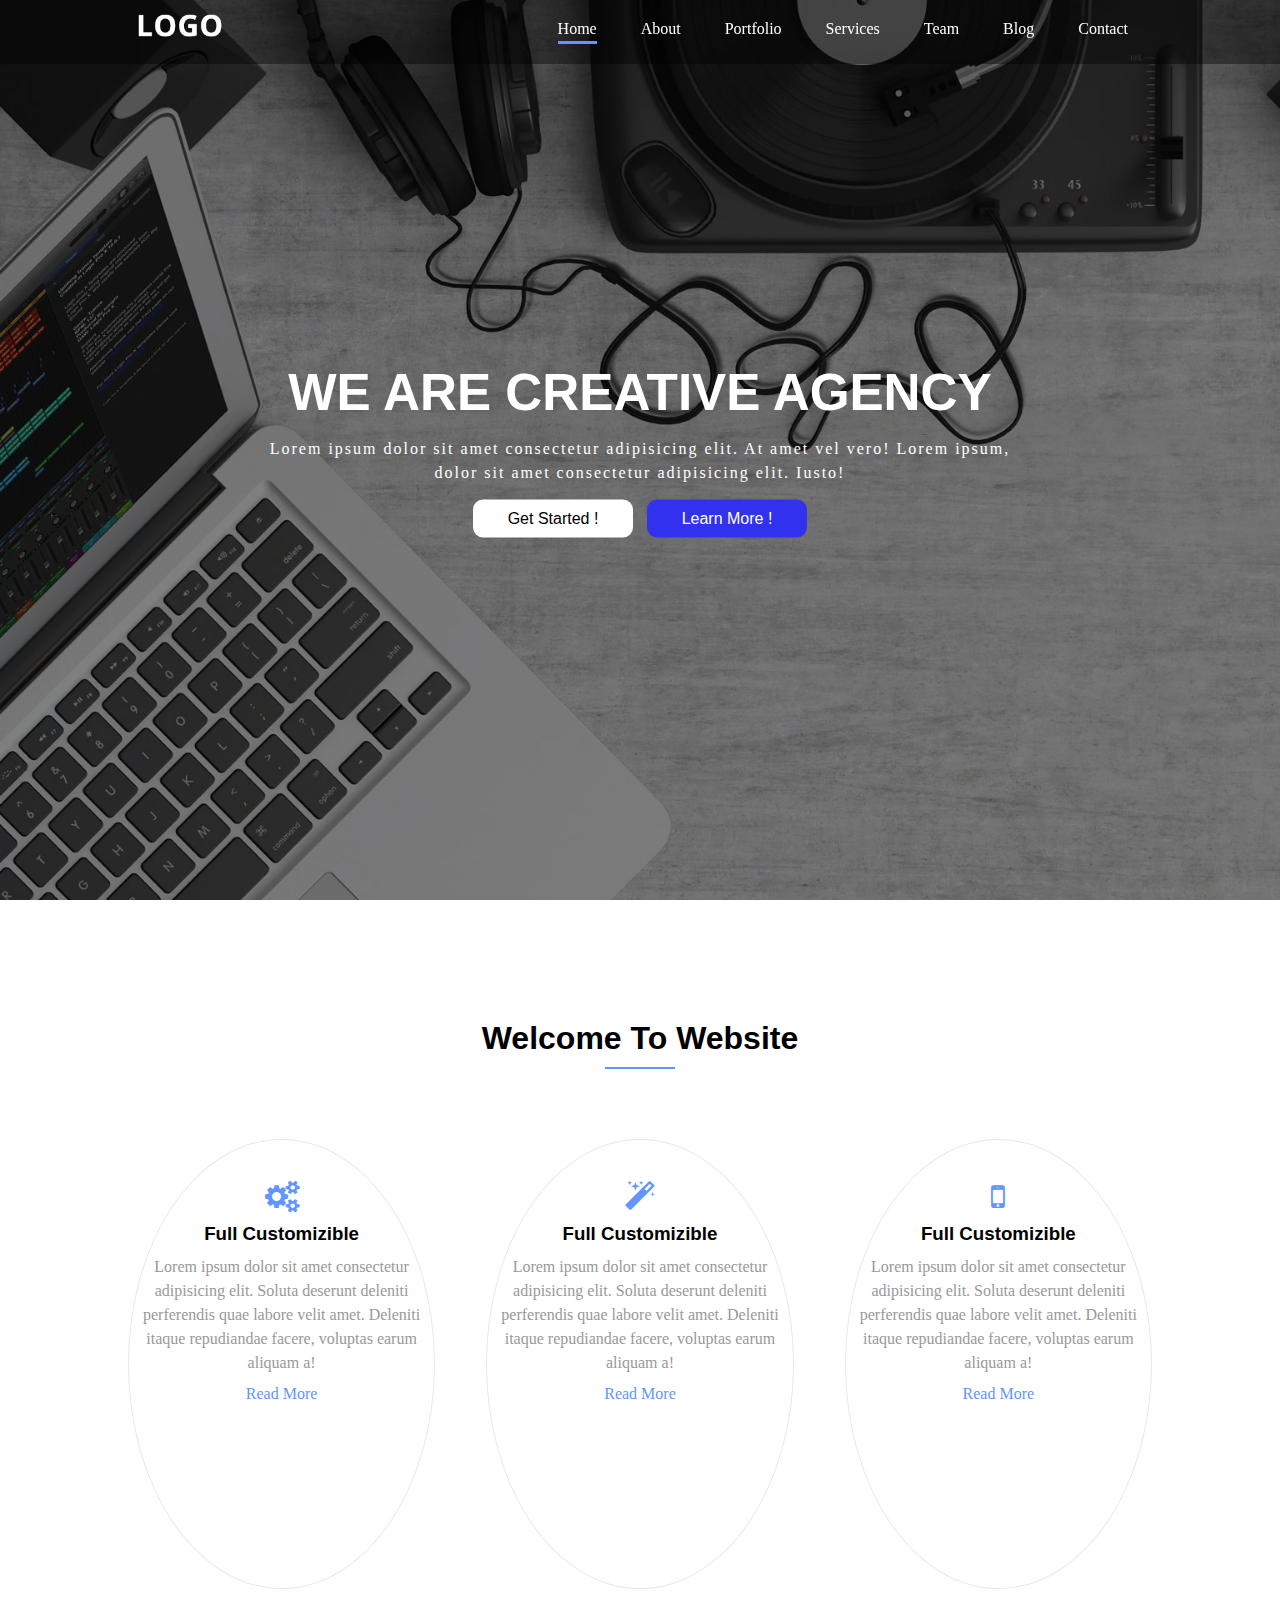
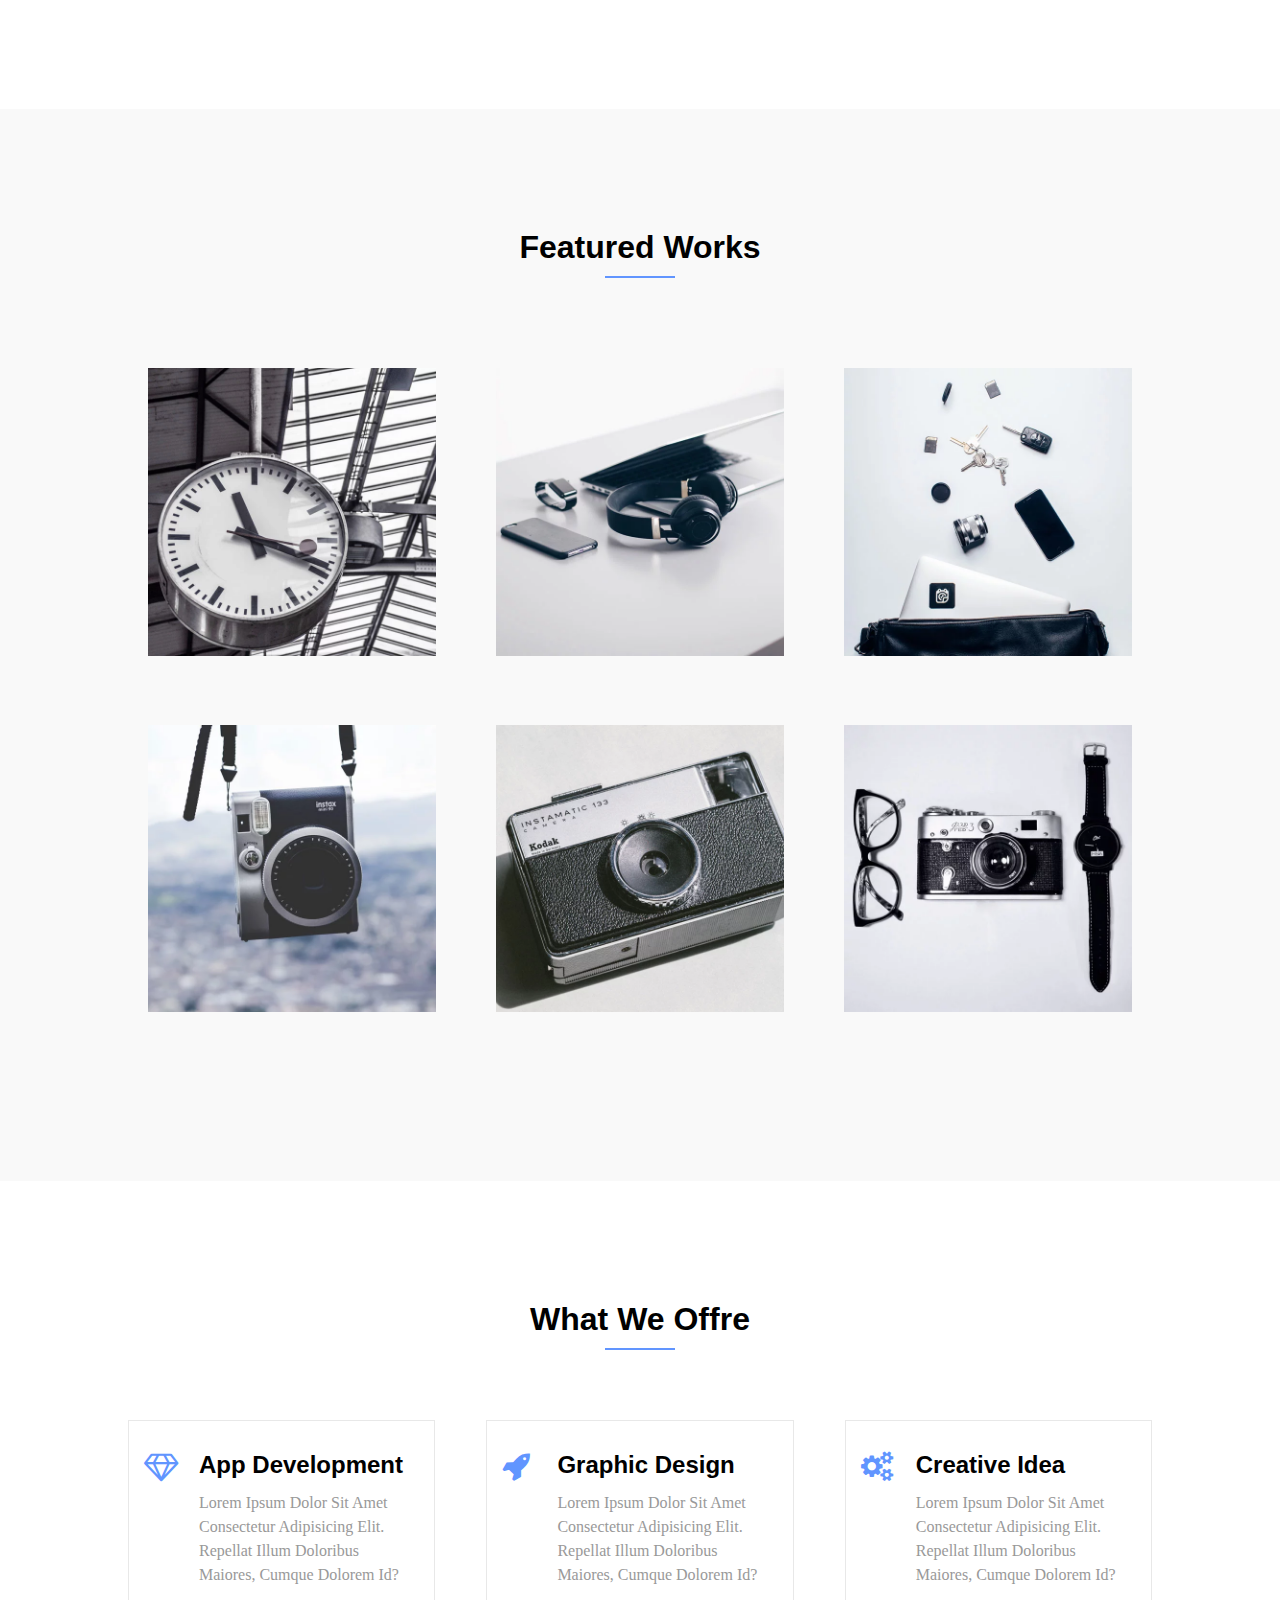
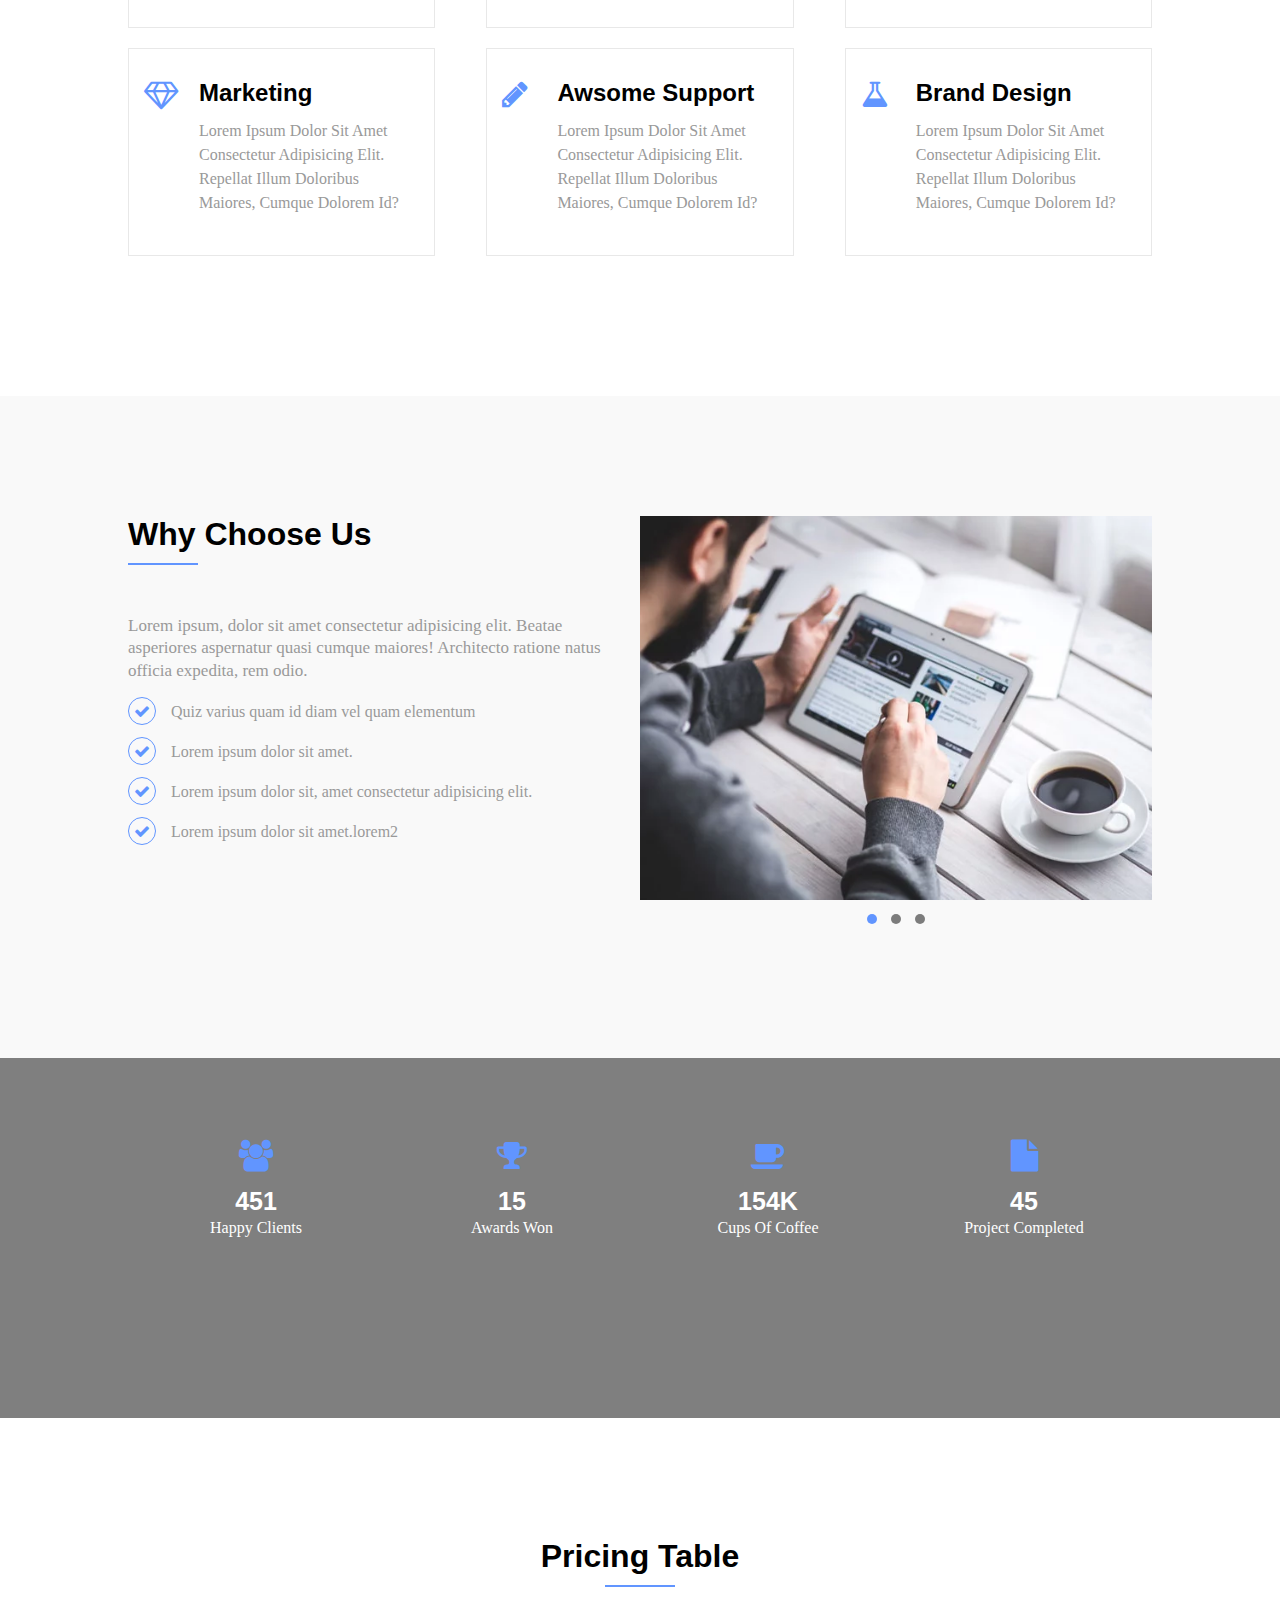
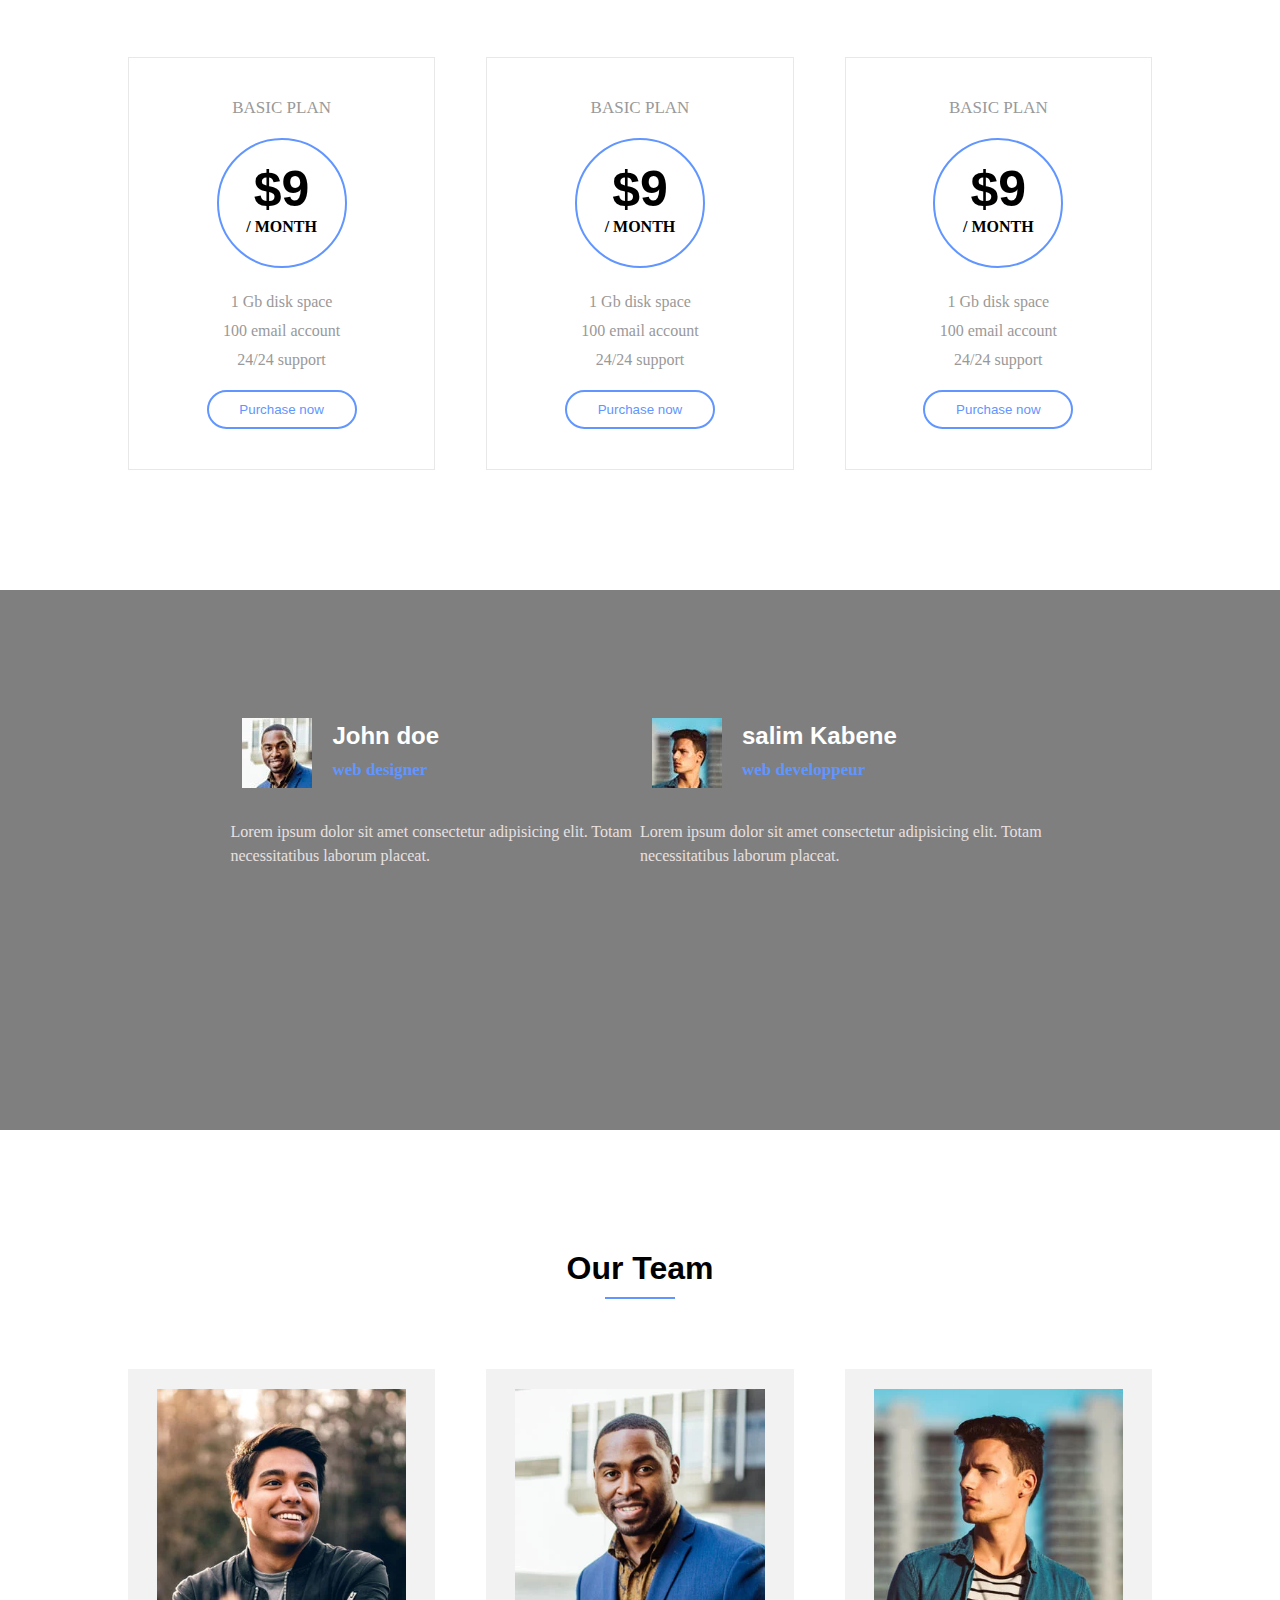
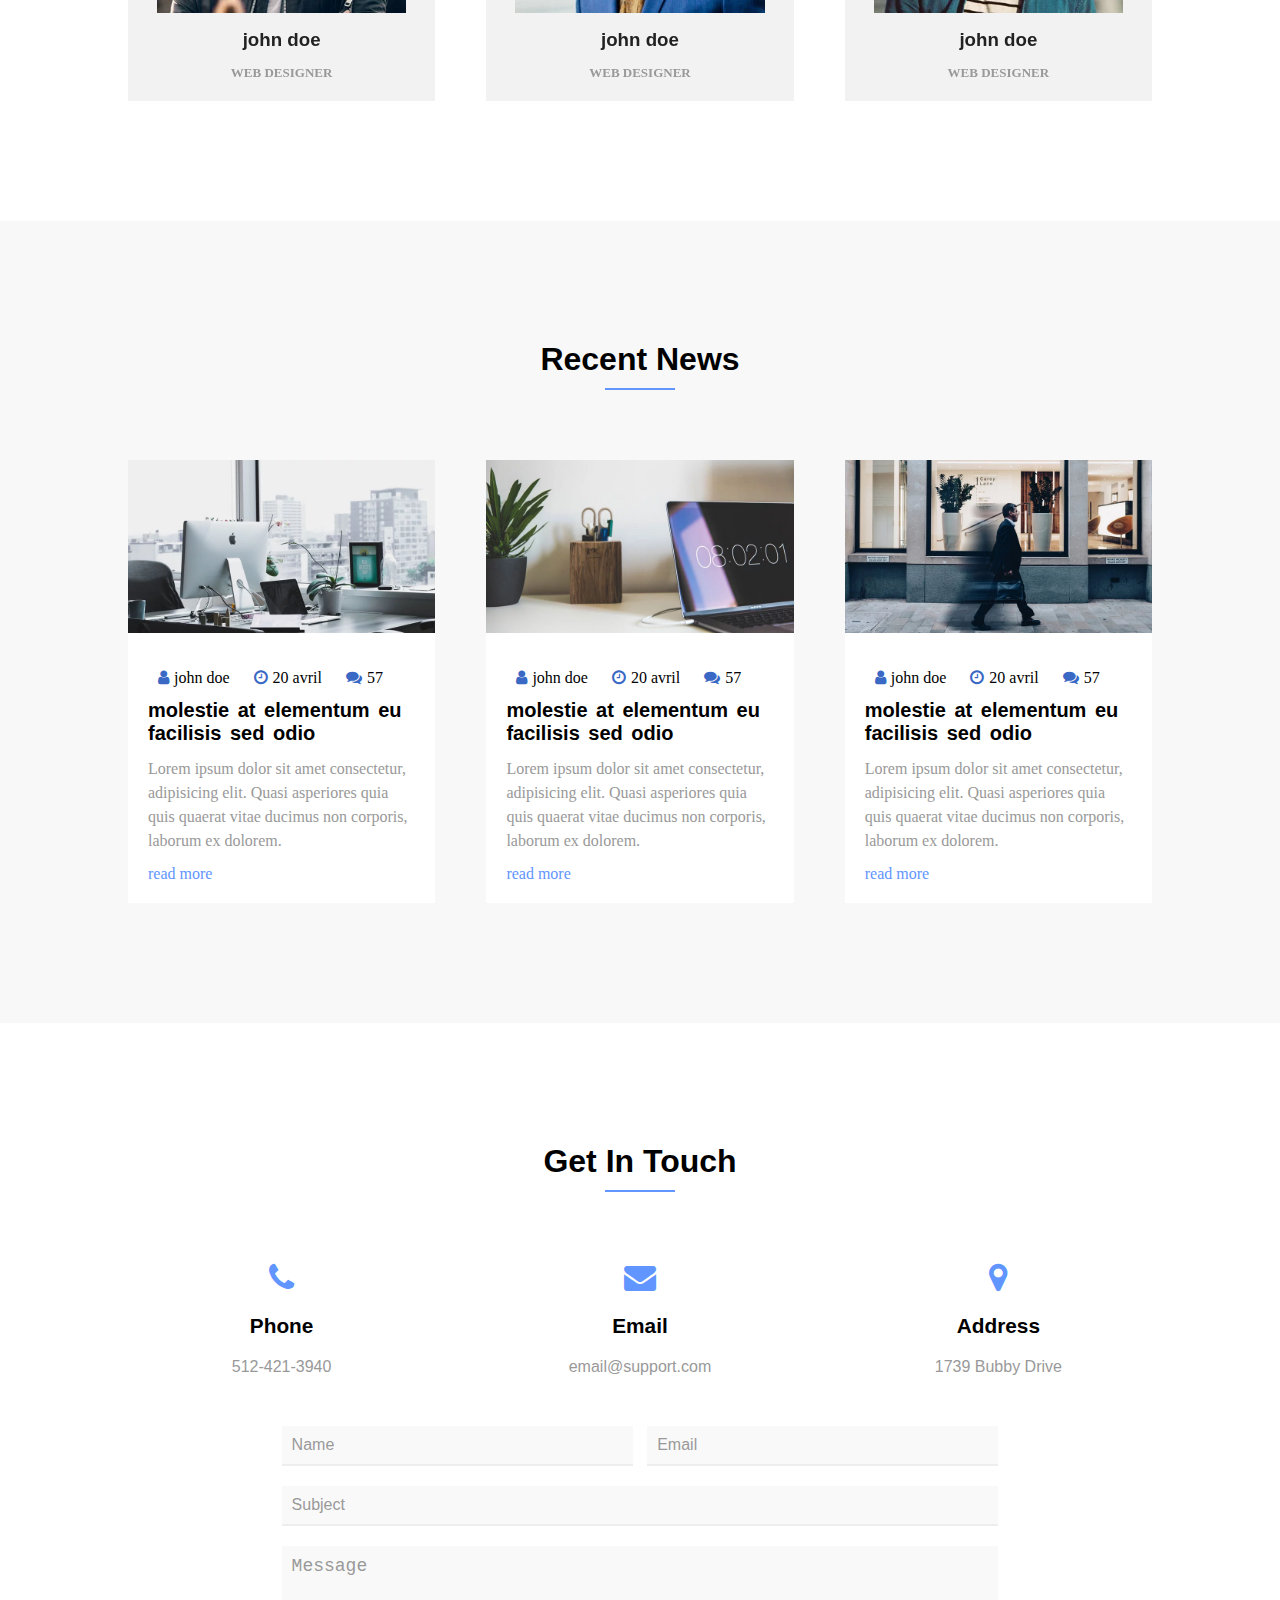
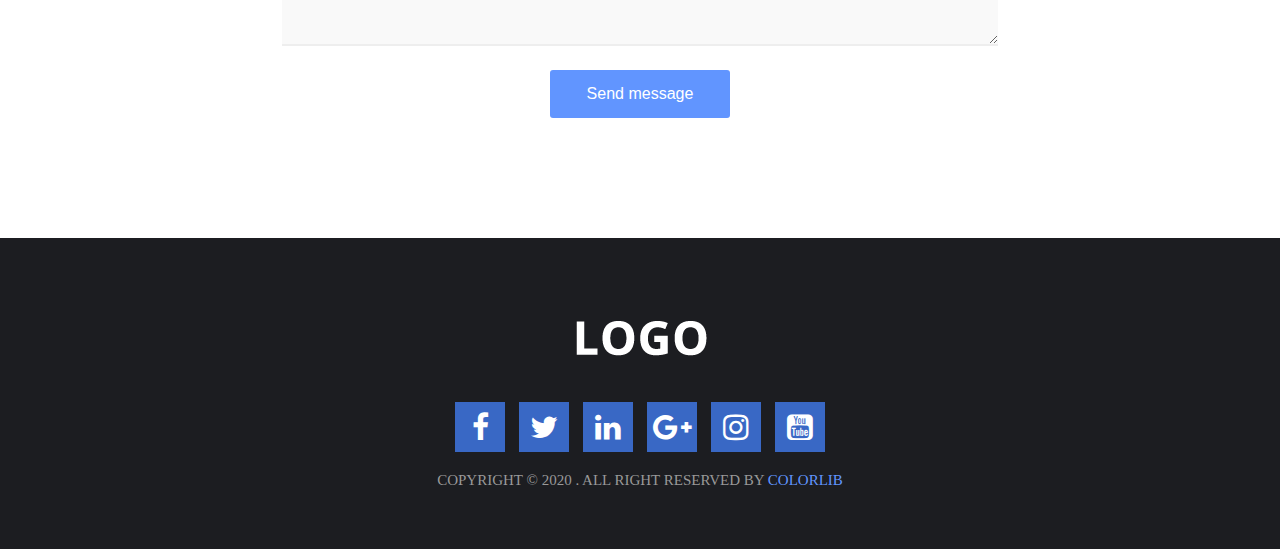
<file: index.html>
<!DOCTYPE html>
<html lang="en">
<head>
    <meta charset="UTF-8">
    <meta name="description" content="">
    <meta name="keywords" content="">
    <meta name="viewport" content="width=device-width, initial-scale=1.0">
    <!-- la bibliothèque font-awesome -->
    <link rel="stylesheet" href="css/font-awesome.min.css">
    <!-- <link rel="stylesheet" href="css/all.min.css"> -->
    <!-- mon style css -->
    <link rel="stylesheet" href="css/style.css">
    <link rel="stylesheet" href="css/utils.css">

    <link rel="stylesheet" href="css/header.css">
    <link rel="stylesheet" href="css/home.css">
    <link rel="stylesheet" href="css/about.css">
    <link rel="stylesheet" href="css/portfolio.css">
    <link rel="stylesheet" href="css/offer.css">
    <link rel="stylesheet" href="css/services.css">
    <link rel="stylesheet" href="css/numbers.css">
    <link rel="stylesheet" href="css/prices.css">
    <link rel="stylesheet" href="css/team.css">
    <link rel="stylesheet" href="css/testimonail.css">
    <link rel="stylesheet" href="css/blog-page.css">
    <link rel="stylesheet" href="css/contact.css">
    <link rel="stylesheet" href="css/footer.css">

    <title>HTML & CSS Template 1</title>
</head>
<body>
    <!--  header -->
    <div class="header">
       <div class="container">
            <div class="header-container">
                <div class="logo">
                    <img src="images/logo-alt.webp" alt="logo image" draggable="false">
                </div>
                <ul class="nav">
                    <li><a href = "index.html"  class="active">Home</a></li>
                    <li><a href = "#">About</a></li>
                    <li><a href = "#">Portfolio</a></li>
                    <li><a href = "#">Services</a></li>
                    <li><a href = "#">Team</a></li>
                    <li class="dropdown">
                        <a href = "#">Blog</a>
                        <ul class="dropdown-menu">
                            <li><a href="blog.html" target="_blanc">Bloc post</a></li>
                        </ul>
                    </li>
                    <li><a href = "#">Contact</a></li>
                </ul>
                <div class="clear"></div>
            </div>
       </div>
    </div> 
    <!-- ./header  -->

    <!-- Home section -->
    <div class="home">
        <div class="overlay">
            <div class="home_content">
                <h1 class="home-title">we are creative agency</h1>
                <p class="home-description">
                    Lorem ipsum dolor sit amet consectetur adipisicing elit. At amet vel vero!
                    Lorem ipsum, dolor sit amet consectetur adipisicing elit. Iusto!
                </p>
                <button class="btn btn-start btn-hover">Get Started !</button>
                <button class="btn btn-learn btn-hover">Learn More !</button>
            </div> <!--./home-content -->
        </div>
    </div> <!--./home -->

    <!-- About section -->
    <div class="about pd-y">
        <div class="section-header mg-b-20">
            <h2 class="section-title">Welcome to website</h2>
            <span class="line"></span>
        </div>
        <div class="container">
            <div class="about-content">
                <div class="about-item ltr-effect">
                    <i class="icon fa fa-cogs fa-2x"></i>
                    <h3 class="about-item-title">Full customizible</h3>
                    <p class="about-item-desc">
                        Lorem ipsum dolor sit amet consectetur adipisicing elit. Soluta deserunt deleniti perferendis 
                        quae labore velit amet. Deleniti itaque repudiandae facere, voluptas earum aliquam a!
                    </p>
                    <a href="#" class="about-item-link">read more</a>
                </div>
                <div class="about-item mg ltr-effect">
                    <i class="icon fa fa-magic fa-2x"></i>
                    <h3 class="about-item-title">Full customizible</h3>
                    <p class="about-item-desc">
                        Lorem ipsum dolor sit amet consectetur adipisicing elit. Soluta deserunt deleniti perferendis 
                        quae labore velit amet. Deleniti itaque repudiandae facere, voluptas earum aliquam a!
                    </p>
                    <a href="#" class="about-item-link">read more</a>
                </div>
                <div class="about-item ltr-effect">
                    <i class="icon fa fa-mobile fa-2x"></i>
                    <h3 class="about-item-title">Full customizible</h3>
                    <p class="about-item-desc">
                        Lorem ipsum dolor sit amet consectetur adipisicing elit. Soluta deserunt deleniti perferendis 
                        quae labore velit amet. Deleniti itaque repudiandae facere, voluptas earum aliquam a!
                    </p>
                    <a href="#" class="about-item-link">read more</a>
                </div>
            </div>
        </div>
    </div>
    <!-- ./About section -->

    <!-- Portfolio section -->
    <div class="portfolio pd-y">
        <div class="section-header mg-b-20">
            <h2 class="section-title">Featured works</h2>
            <span class="line"></span>
        </div>
        <div class="container">
            <div class="portfolio-content">
                <div class="portfolio-item">
                    <img src="images/work/work1.webp" alt="">
                    <div class="layer-content">
                        <div class="layer-info">
                            <span class="category">category</span>
                            <h3 class="layer-content-title">Lorem, ipsum dolor.</h3>
                            <a href="#"><i class="fa fa-edit  fa-lg"></i></a>
                            <a href="#"><i class="fa fa-search fa-lg"></i></a>
                        </div>
                    </div>
                </div>
                <div class="portfolio-item mg">
                    <img src="images/work/work2.webp" alt="">
                    <div class="layer-content">
                        <div class="layer-info">
                            <span class="category">category</span>
                            <h3 class="layer-content-title">Lorem, ipsum dolor.</h3>
                            <a href="#"><i class="fa fa-edit  fa-lg"></i></a>
                            <a href="#"><i class="fa fa-search fa-lg"></i></a>
                        </div>
                    </div>
                </div>
                <div class="portfolio-item">
                    <img src="images/work/work3.webp" alt="">
                    <div class="layer-content">
                        <div class="layer-info">
                            <span class="category">category</span>
                            <h3 class="layer-content-title">Lorem, ipsum dolor.</h3>
                            <a href="#"><i class="fa fa-edit  fa-lg"></i></a>
                            <a href="#"><i class="fa fa-search fa-lg"></i></a>
                        </div>
                    </div>
                </div>
                <div class="portfolio-item">
                    <img src="images/work/work4.webp" alt="">
                    <div class="layer-content">
                        <div class="layer-info">
                            <span class="category">category</span>
                            <h3 class="layer-content-title">Lorem, ipsum dolor.</h3>
                            <a href="#"><i class="fa fa-edit  fa-lg"></i></a>
                            <a href="#"><i class="fa fa-search fa-lg"></i></a>
                        </div>
                    </div>
                </div>
                <div class="portfolio-item mg">
                    <img src="images/work/work5.webp" alt="">
                    <div class="layer-content">
                        <div class="layer-info">
                            <span class="category">category</span>
                            <h3 class="layer-content-title">Lorem, ipsum dolor.</h3>
                            <a href="#"><i class="fa fa-edit  fa-lg"></i></a>
                            <a href="#"><i class="fa fa-search fa-lg"></i></a>
                        </div>
                    </div>
                </div>
                <div class="portfolio-item">
                    <img src="images/work/work6.webp" alt="">
                    <div class="layer-content">
                        <div class="layer-info">
                            <span class="category">category</span>
                            <h3 class="layer-content-title">Lorem, ipsum dolor.</h3>
                            <a href="#"><i class="fa fa-edit  fa-lg"></i></a>
                            <a href="#"><i class="fa fa-search fa-lg"></i></a>
                        </div>
                    </div>
                </div>
            </div>
        </div>
    </div>
    
    <!-- ./Portfolio section -->

    <!-- offer section -->
    <div class="offer pd-y">
        <div class="section-header mg-b-20">
            <h2 class="section-title">what we offre</h2>
            <span class="line"></span>
        </div>
        <div class="container">
            <div class="offer-content">
                <div class="offer-item ltr-effect">
                    <i class="icon fa fa-diamond"></i>
                    <h2 class="offer-item-title">App development</h2>
                    <p class="offer-item-desc">
                        Lorem ipsum dolor sit amet consectetur adipisicing 
                        elit. Repellat illum doloribus maiores, cumque 
                        dolorem id?</p>
                </div>
                <div class="offer-item mg ltr-effect">
                    <i class="icon fa fa-rocket"></i>
                    <h2 class="offer-item-title">graphic design</h2>
                    <p class="offer-item-desc">
                        Lorem ipsum dolor sit amet consectetur adipisicing 
                        elit. Repellat illum doloribus maiores, cumque 
                        dolorem id?</p>
                </div>
                <div class="offer-item ltr-effect">
                    <i class="icon fa fa-cogs"></i>
                    <h2 class="offer-item-title">creative idea</h2>
                    <p class="offer-item-desc">
                        Lorem ipsum dolor sit amet consectetur adipisicing 
                        elit. Repellat illum doloribus maiores, cumque 
                        dolorem id?</p>
                </div>
                <div class="offer-item ltr-effect">
                    <i class="icon fa fa-diamond"></i>
                    <h2 class="offer-item-title">marketing</h2>
                    <p class="offer-item-desc">
                        Lorem ipsum dolor sit amet consectetur adipisicing 
                        elit. Repellat illum doloribus maiores, cumque 
                        dolorem id?</p>
                </div>
                <div class="offer-item mg ltr-effect">
                    <i class="icon fa fa-pencil"></i>
                    <h2 class="offer-item-title">awsome support</h2>
                    <p class="offer-item-desc">
                        Lorem ipsum dolor sit amet consectetur adipisicing 
                        elit. Repellat illum doloribus maiores, cumque 
                        dolorem id?</p>
                </div>
                <div class="offer-item ltr-effect">
                    <i class="icon fa fa-flask"></i>
                    <h2 class="offer-item-title">brand design</h2>
                    <p class="offer-item-desc">
                        Lorem ipsum dolor sit amet consectetur adipisicing 
                        elit. Repellat illum doloribus maiores, cumque 
                        dolorem id?</p>
                </div>
            </div>
        </div>
    </div>
    <!-- ./offer section -->

    <!-- service section -->
    <div class="service pd-y">
        <div class="container">
            <div class="service-item">
                <div class="section-header">
                    <h2 class="section-title">why choose us</h2>
                    <span class="line"></span>
                </div>
                <p class="service-item-desc">
                    Lorem ipsum, dolor sit amet consectetur adipisicing elit. 
                    Beatae asperiores aspernatur quasi cumque maiores! 
                    Architecto ratione natus officia expedita, rem odio.
                </p>
                <ul class="service-list">
                    <li><i class="fa fa-check "></i>Quiz varius quam id diam vel quam elementum</li>
                    <li><i class="fa fa-check "></i>Lorem ipsum dolor sit amet.</li>
                    <li><i class="fa fa-check "></i>Lorem ipsum dolor sit, amet consectetur adipisicing elit.</li>
                    <li><i class="fa fa-check "></i>Lorem ipsum dolor sit amet.lorem2</li>
                </ul>
            </div>
            <div class="service-item">
                <div class="service-item-img">
                    <img src="images/about/about2.webp" alt="">
                </div>
                <ul class="service-bollets">
                    <li class="active"></li>
                    <li></li>
                    <li></li>
                </ul>
            </div>
            <div class="clear"></div>  
        </div>
    </div>
    <!-- ./service section -->

    <!-- number section -->
    <div class="numbers">
        <div class="overlay">
            <div class="container">
                <div class="numbers-items">
                    <div class="number-item">
                        <i class="icon fa fa-users fa-2x"></i>
                        <h3 class="number-item-title">451</h3>
                        <span class="number-item-text">happy clients</span>
                    </div>
                    <div class="number-item">
                        <i class="icon fa fa-trophy fa-2x"></i>
                        <h3 class="number-item-title">15</h3>
                        <span class="number-item-text">awards won</span>
                    </div>
                    <div class="number-item">
                        <i class="icon fa fa-coffee fa-2x"></i>
                        <h3 class="number-item-title">154K</h3>
                        <span class="number-item-text">cups of coffee</span>
                    </div>
                    <div class="number-item">
                        <i class="icon fa fa-file fa-2x"></i>
                        <h3 class="number-item-title">45</h3>
                        <span class="number-item-text">project completed</span>
                    </div>
                </div>
            </div>
        </div>
    </div>
    <!-- ./number section -->

    <!-- pricing section -->
    <div class="pricing pd-y">
        <div class="section-header mg-b-20">
            <h2 class="section-title">pricing table</h2>
            <span class="line"></span>
        </div>
        <div class="container">
            <div class="pricing-plans">
                <div class="pricing-item tb-effect">
                    <span class="pricing-item-text">basic plan</span>
                    <div class="pricing-item-permonth">
                        <h3 class="doller">$9</h3>
                        <span class="month">/ month</span>
                    </div>
                    <ul class="pricing-item-list">
                        <li>1 Gb disk space</li>
                        <li>100 email account</li>
                        <li>24/24 support</li>
                    </ul>
                    <button class="pricing-item-purchase">Purchase now</button>
                </div>
                <div class="pricing-item mg tb-effect">
                    <span class="pricing-item-text">basic plan</span>
                    <div class="pricing-item-permonth">
                        <h3 class="doller">$9</h3>
                        <span class="month">/ month</span>
                    </div>
                    <ul class="pricing-item-list">
                        <li>1 Gb disk space</li>
                        <li>100 email account</li>
                        <li>24/24 support</li>
                    </ul>
                    <button class="pricing-item-purchase">Purchase now</button>
                </div>
                <div class="pricing-item tb-effect">
                    <span class="pricing-item-text">basic plan</span>
                    <div class="pricing-item-permonth">
                        <h3 class="doller">$9</h3>
                        <span class="month">/ month</span>
                    </div>
                    <ul class="pricing-item-list">
                        <li>1 Gb disk space</li>
                        <li>100 email account</li>
                        <li>24/24 support</li>
                    </ul>
                    <button class="pricing-item-purchase">Purchase now</button>
                </div>
            </div>
        </div>
    </div>
    <!-- ./pricing section -->

    <!-- testimonail section-->
    <div class="testimonail">
        <div class="overlay">
            <div class="container">
                <div class="testimonail-content">
                    <div class="testimonail-item">
                        <div class="testimonail-toplayer">
                            <img src="images/Testimonial/perso1.webp" alt="">
                            <h2 class="testimonail-toplayer-txt">John doe</h2>
                            <span class="testimonail-toplayer-soustxt">web designer</span>
                        </div>
                        <p class="testimonail-desc">Lorem ipsum dolor sit amet consectetur 
                            adipisicing elit. Totam necessitatibus laborum placeat.</p>
                    </div>
                    <div class="testimonail-item">
                        <div class="testimonail-toplayer">
                            <img src="images/Testimonial/perso2.webp" alt="">
                            <h2 class="testimonail-toplayer-txt">salim Kabene</h2>
                            <span class="testimonail-toplayer-soustxt">web developpeur</span>
                        </div>
                        <p class="testimonail-desc">Lorem ipsum dolor sit amet consectetur 
                            adipisicing elit. Totam necessitatibus laborum placeat.</p>
                    </div>
                </div>
            </div>
        </div>
    </div>
    <!-- ./testimonail section-->

    <!-- team section -->
    <div class="team pd-y">
        <div class="section-header mg-b-20">
            <h2 class="section-title">our team</h2>
            <span class="line"></span>
        </div>
        <div class="container">
            <div class="team-content">
                <div class="team-item topbtm-effect">
                    <div class="team-img"> 
                        <img src="images/team/team3.webp" alt="">
                        <div class="team-overlay">
                            <a class="icon1" href="#"><i class="fa fa-facebook"></i></a>
                            <a class="icon2" href="#"><i class="fa fa-twitter"></i></a>
                            <a class="icon3" href="#"><i class="fa fa-linkedin"></i></a>
                        </div>
                    </div>
                    <div class="team-info">
                        <h3 class="team-info-title">john doe</h3>
                        <span class="team-info-text">web designer</span>
                    </div>
                </div>
                <div class="team-item topbtm-effect mg">
                    <div class="team-img"> 
                        <img src="images/team/team2.webp" alt="">
                        <div class="team-overlay">
                            <a class="icon1" href="#"><i class="fa fa-facebook"></i></a>
                            <a class="icon2" href="#"><i class="fa fa-twitter"></i></a>
                            <a class="icon3" href="#"><i class="fa fa-linkedin"></i></a>
                        </div>
                    </div>
                    <div class="team-info">
                        <h3 class="team-info-title">john doe</h3>
                        <span class="team-info-text">web designer</span>
                    </div>
                </div>
                <div class="team-item topbtm-effect">
                    <div class="team-img"> 
                        <img src="images/team/team1.webp" alt="">
                        <div class="team-overlay">
                            <a class="icon1" href="#"><i class="fa fa-facebook"></i></a>
                            <a class="icon2" href="#"><i class="fa fa-twitter"></i></a>
                            <a class="icon3" href="#"><i class="fa fa-linkedin"></i></a>
                        </div>
                    </div>
                    <div class="team-info">
                        <h3 class="team-info-title">john doe</h3>
                        <span class="team-info-text">web designer</span>
                    </div>
                </div>
            </div>
        </div>
    </div>
    <!-- ./team section -->

    <!-- bloc section -->
    <div class="bloc pd-y">
        <div class="section-header mg-b-20">
            <h2 class="section-title">recent news</h2>
            <span class="line"></span>
        </div>
        <div class="container">
            <div class="bloc-content">
                <div class="bloc-item">
                    <div class="bloc-item-img">
                        <img src="images/blog/blog1.webp" alt="">
                    </div>
                    <div class="bloc-info">
                        <ul class="bloc-list">
                            <li><i class="fa fa-user"></i>john doe</li>
                            <li><i class="fa fa-clock-o"></i>20 avril</li>
                            <li><i class="fa fa-comments"></i>57</li>
                        </ul>
                        <h3 class="bloc-title">molestie at elementum eu facilisis sed odio</h3>
                        <p class="bloc-desc">Lorem ipsum dolor sit amet consectetur, adipisicing elit. 
                            Quasi asperiores quia quis quaerat vitae ducimus non corporis, laborum ex dolorem.</p>
                        <a href="#" class="bloc-link">read more</a>
                    </div>
                </div>
                <div class="bloc-item mg">
                    <div class="bloc-item-img">
                        <img src="images/blog/blog2.webp" alt="">
                    </div>
                    <div class="bloc-info">
                        <ul class="bloc-list">
                            <li><i class="fa fa-user"></i>john doe</li>
                            <li><i class="fa fa-clock-o"></i>20 avril</li>
                            <li><i class="fa fa-comments"></i>57</li>
                        </ul>
                        <h3 class="bloc-title">molestie at elementum eu facilisis sed odio</h3>
                        <p class="bloc-desc">Lorem ipsum dolor sit amet consectetur, adipisicing elit. 
                            Quasi asperiores quia quis quaerat vitae ducimus non corporis, laborum ex dolorem.</p>
                        <a href="#" class="bloc-link">read more</a>
                    </div>
                </div>
                <div class="bloc-item">
                    <div class="bloc-item-img">
                        <img src="images/blog/blog3.webp" alt="">
                    </div>
                    <div class="bloc-info">
                        <ul class="bloc-list">
                            <li><i class="fa fa-user"></i>john doe</li>
                            <li><i class="fa fa-clock-o"></i>20 avril</li>
                            <li><i class="fa fa-comments"></i>57</li>
                        </ul>
                        <h3 class="bloc-title">molestie at elementum eu facilisis sed odio</h3>
                        <p class="bloc-desc">Lorem ipsum dolor sit amet consectetur, adipisicing elit. 
                            Quasi asperiores quia quis quaerat vitae ducimus non corporis, laborum ex dolorem.</p>
                        <a href="#" class="bloc-link">read more</a>
                    </div>
                </div>
            </div>
        </div>
    </div>
    <!-- ./bloc section -->

    <!-- contact section -->
    <div class="contact pd-y">
        <div class="section-header mg-b-20">
            <h2 class="section-title">get in touch</h2>
            <span class="line"></span>
        </div>
        <div class="container">
            <div class="contact-item">
                <i class="icon fa fa-phone"></i>
                <h3 class="contact-item-text">phone</h3>
                <p class="contact-item-desc">512-421-3940</p>
            </div>
            <div class="contact-item mg">
                <i class="icon fa fa-envelope"></i>
                <h3 class="contact-item-text">email</h3>
                <p class="contact-item-desc">email@support.com</p>
            </div>
            <div class="contact-item">
                <i class="icon fa fa-map-marker"></i>
                <h3 class="contact-item-text">address</h3>
                <p class="contact-item-desc">1739 Bubby Drive</p>
            </div>
            <div class="clear"></div>
            <form class="contact-form" action="#">
                <div class="input-group">
                    <input class="contact-item-input input1" type="text" placeholder="Name">
                    <input class="contact-item-input input2 mg" type="email" placeholder="Email">
                    <input class="contact-item-subject" type="text" placeholder="Subject">
                    <textarea class="contact-item-msg" cols="30" rows="10" placeholder="Message"></textarea>
                </div> 
                <button class="contact-btn hover-opacity">Send message</button> 
            </form>
        </div>
    </div>
    <!-- ./contact section -->

    <!-- footer section -->
    <div class="footer pd-y">
        <img src="images/logo-alt.webp" alt="">
        <ul class="footer-links">
            <li><a href="#" class=""><i class="fa fa-facebook"></i></a></li>
            <li><a href="#" class=""><i class="fa fa-twitter"></i></a></li>
            <li><a href="#" class=""><i class="fa fa-linkedin"></i></a></li>
            <li><a href="#" class=""><i class="fa fa-google-plus"></i></a></li>
            <li><a href="#" class=""><i class="fa fa-instagram"></i></a></li>
            <li><a href="#" class=""><i class="fa fa-youtube-square"></i></a></li>
        </ul>
        <p class="copyright">copyright &copy; 2020 . all right reserved by <a href="#">colorlib</a></p>
    </div>
    <!-- ./footer section -->

    </body>
</html>
</file>
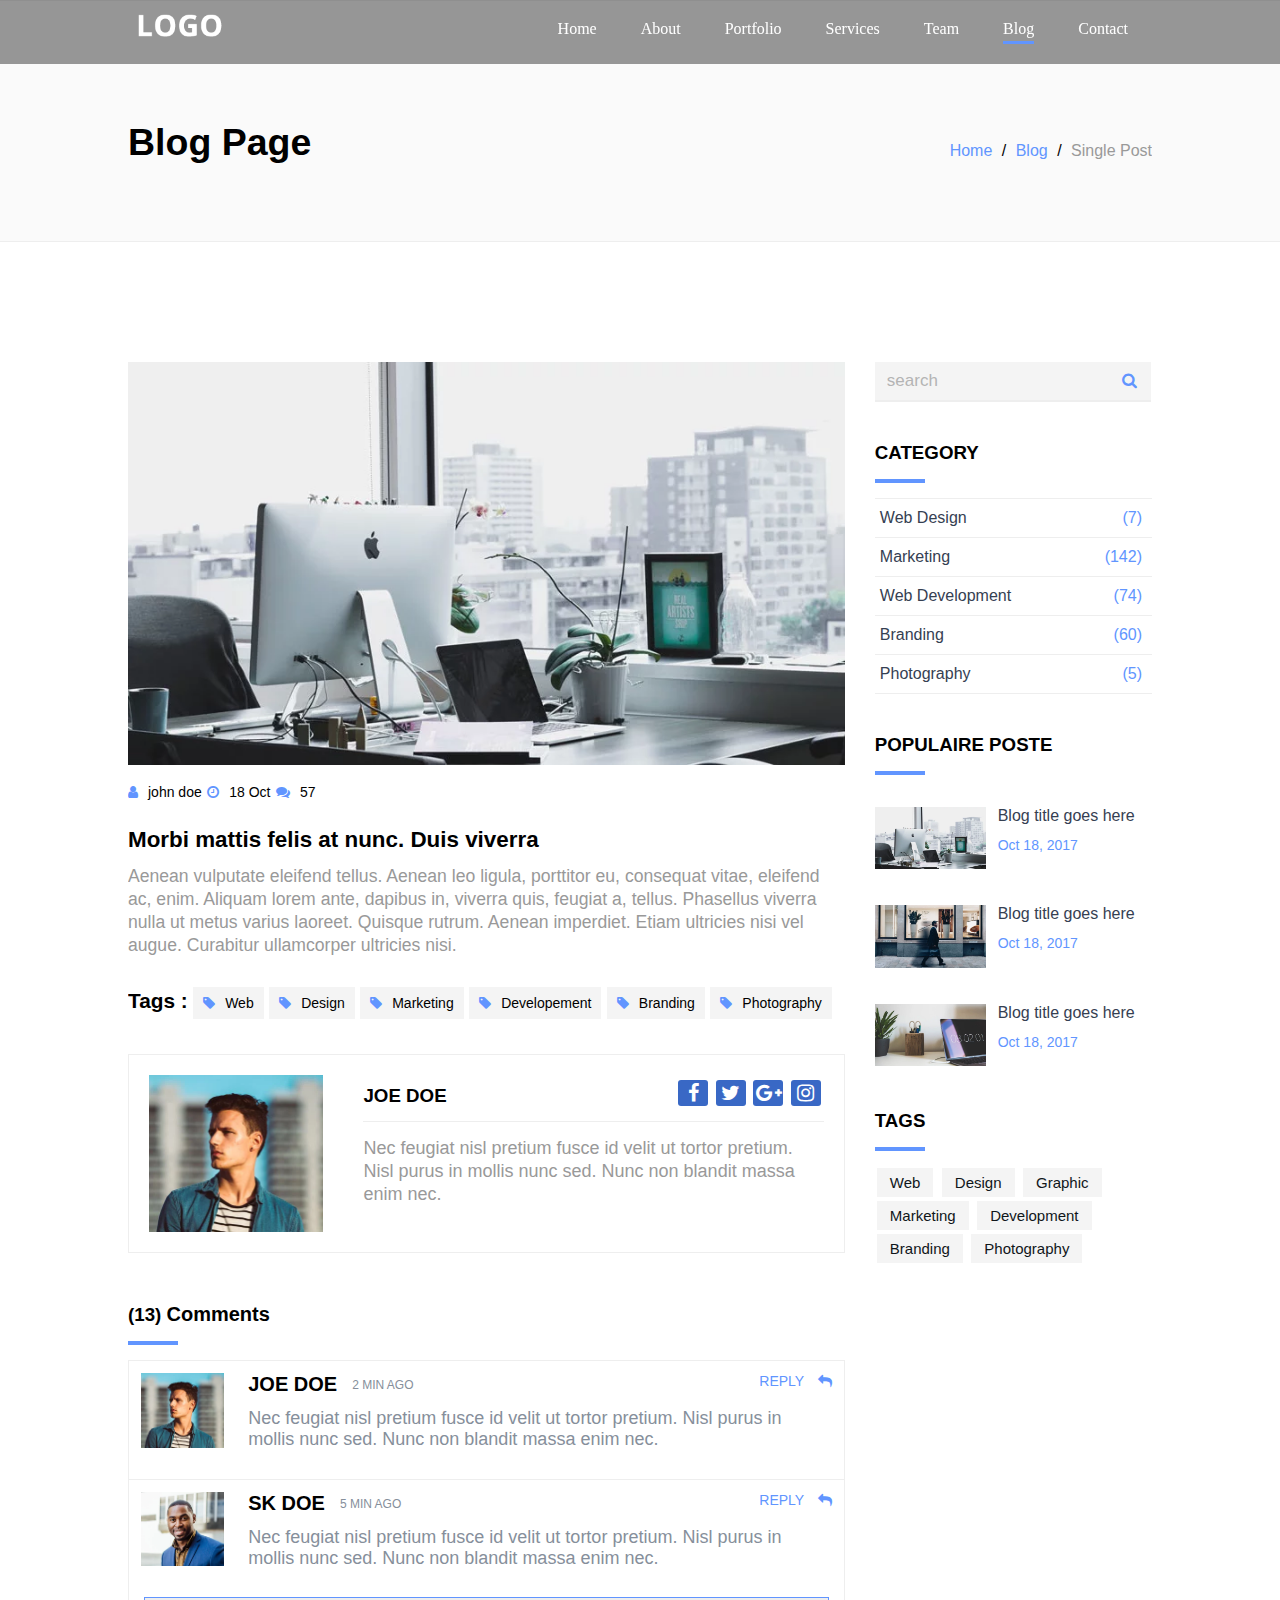
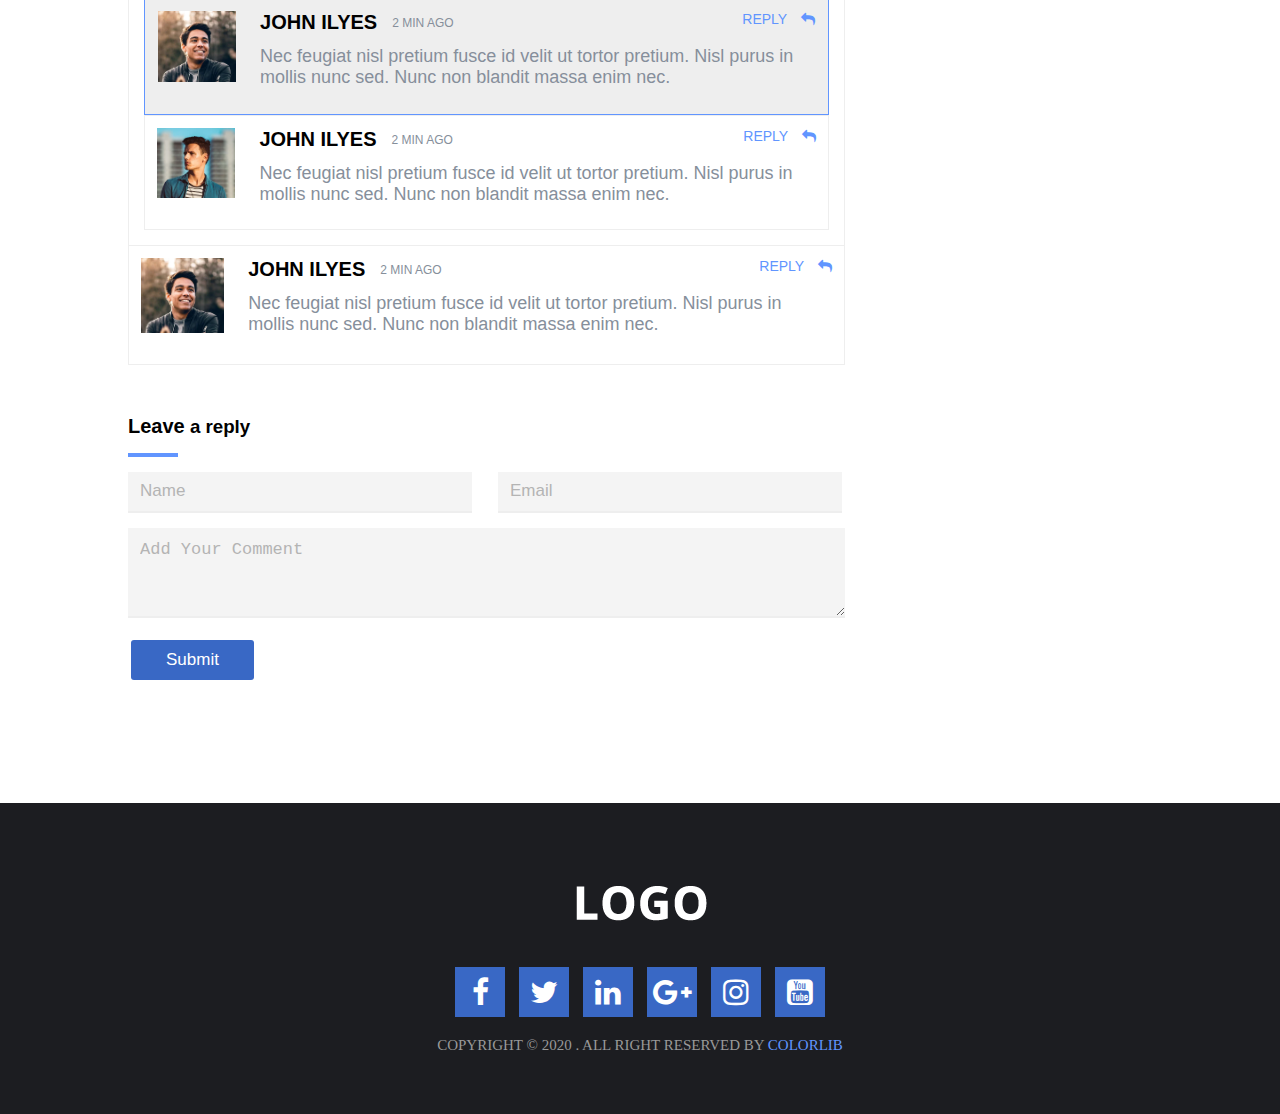
<file: blog.html>
<!DOCTYPE html>
<html lang="en">
<head>
    <meta charset="UTF-8">
    <meta name="viewport" content="width=device-width, initial-scale=1.0">
    <link rel="stylesheet" href="css/font-awesome.min.css">
    <link rel="stylesheet" href="css/bloc-page.css">
    <link rel="stylesheet" href="css/style.css">
    <link rel="stylesheet" href="css/header.css">
    <link rel="stylesheet" href="css/bloc-page.css">
    <link rel="stylesheet" href="css/footer.css">

    <title>Document</title>
</head>
<body>
        <!--  header -->
        <div class="header">
            <div class="container">
                 <div class="header-container">
                     <div class="logo">
                         <img src="images/logo-alt.webp" alt="logo image" draggable="false">
                     </div>
                     <ul class="nav">
                         <li><a href = "index.html">Home</a></li>
                         <li><a href = "#">About</a></li>
                         <li><a href = "#">Portfolio</a></li>
                         <li><a href = "#">Services</a></li>
                         <li><a href = "#">Team</a></li>
                         <li class="dropdown active">
                             <a href="#" class="active">Blog</a>
                             <ul class="dropdown-menu">
                                 <li><a href="#">Bloc post</a></li>
                             </ul>
                         </li>
                         <li><a href = "#">Contact</a></li>
                     </ul>
                     <div class="clear"></div>
                 </div>
            </div>
         </div> 
         <!-- ./header  -->
        
         <!-- blog page -->
         <div class="blog-page" >
             <div class="container mgtop">
                <div class="blog-content">
                    <div class="blog-text"><h2>blog page</h2></div>
                    <ul class="blog-menu-item">
                        <li><a class="blog-menu-bleu" href="#">home</a></li>
                        <li><a class="blog-menu-bleu" href="#">blog</a></li>
                        <li><a class="blog-menu-gray" href="#">single post</a></li>
                    </ul>
                </div>
             </div>
         </div>
         <!-- ./blog page -->

         <!-- section 2 -->
         <div class="section-2">
             <div class="container">
                 <div class="section-conetent">
                     <div class="section-item-left">
                         <div class="section-item-img">
                             <img src="images/blog/blog1.webp" alt="">
                         </div>
                         <ul>
                             <li class="section-item-li"><i class="fa fa-user"></i>john doe</li>
                             <li class="section-item-li"><i class="fa fa-clock-o"></i>18 Oct</li>
                             <li class="section-item-li"><i class="fa fa-comments"></i>57</li>
                         </ul>
                         <h2 class="section-item-text">Morbi mattis felis at nunc. Duis viverra</h2>
                         <p class="section-item-desc">Aenean vulputate eleifend tellus. Aenean leo ligula, porttitor eu, 
                             consequat vitae, eleifend ac, enim. Aliquam lorem ante, dapibus in,
                             viverra quis, feugiat a, tellus. Phasellus viverra nulla ut metus 
                             varius laoreet. Quisque rutrum. Aenean imperdiet. Etiam ultricies 
                             nisi vel augue. Curabitur ullamcorper ultricies nisi.</p>
                        <ul class="tag-item-ul">
                            <li class="tag-item-li-frst">tags :</li>
                            <li class="tag-item-li"><a href="#"><i class="fa fa-tag"></i>web</a></li>
                            <li class="tag-item-li"><a href="#"><i class="fa fa-tag"></i>design</a></li>
                            <li class="tag-item-li"><a href="#"><i class="fa fa-tag"></i>marketing</a> </li>
                            <li class="tag-item-li"><a href="#"><i class="fa fa-tag"></i>developement</a></li>
                            <li class="tag-item-li"><a href="#"><i class="fa fa-tag"></i>branding</a></li>
                            <li class="tag-item-li"><a href="#"><i class="fa fa-tag"></i>photography</a></li>
                        </ul>
                        <div class="section-item2">
                            <div class="section-item2-img">
                                <img src="images/team/team1.webp" alt="">
                            </div>
                            <div class="section-item2-infos">
                                <div class="section2-li">
                                    <h3 class="section-item2-title">joe doe</h3>
                                    <ul class="section-item2-ul">
                                        <li class="hover-opacity"><a href="#"><i class="fa fa-facebook"></i></a></li>
                                        <li class="hover-opacity"><a href="#"><i class="fa fa-twitter"></i></a></li>
                                        <li class="hover-opacity"><a href="#"><i class="fa fa-google-plus"></i></a></li>
                                        <li class="hover-opacity"><a href="#"><i class="fa fa-instagram"></i></a></li>
                                    </ul>
                                </div>
                                <div class="section-item2-desc-hr"></div>
                                <p class="section-item2-desc">Nec feugiat nisl pretium fusce id velit ut tortor pretium. 
                                    Nisl purus in mollis nunc sed. Nunc non blandit massa enim nec.
                                </p>
                            </div>
                            <div class="clear"></div>
                        </div>
                        <div class="section-comments">
                            <h3 class="leave-reply-title">(13) <span>comments</span></h3>
                            <div class="leave-reply-tribtm"></div>
                            <div class="section-comment">
                                <div class="section-comment-left">
                                    <div class="section-comment-img">
                                        <img src="images/team/team1.webp" alt="">
                                    </div>
                                </div>
                                <div class="section-comment-right">
                                   <div class="section-comment-info">
                                        <h3 class="section-comment-title">joe doe</h3>
                                        <span class="section-comment-time">2 min ago</span>
                                        <a class="section-comment-reply hover-opacity" href="#">reply <i class="fa fa-reply"></i></a>
                                        <div class="clear"></div>
                                        <p class="section-comment-desc">
                                            Nec feugiat nisl pretium fusce id velit ut tortor pretium. Nisl purus in mollis nunc sed.
                                            Nunc non blandit massa enim nec.
                                        </p>
                                   </div>
                                </div>
                            </div>
                            <div class="section-comment blr">
                                <div class="section-comment-left">
                                    <div class="section-comment-img">
                                        <img src="images/team/team2.webp" alt="">
                                    </div>
                                </div>
                                <div class="section-comment-right">
                                   <div class="section-comment-info">
                                        <h3 class="section-comment-title">sk doe</h3>
                                        <span class="section-comment-time">5 min ago</span>
                                        <a class="section-comment-reply hover-opacity" href="#">reply <i class="fa fa-reply"></i></a>
                                        <div class="clear"></div>
                                        <p class="section-comment-desc">
                                            Nec feugiat nisl pretium fusce id velit ut tortor pretium. Nisl purus in mollis nunc sed.
                                            Nunc non blandit massa enim nec.
                                        </p>
                                   </div>
                                </div>
                                <div class="clear"></div>
                                <div class="section-sous-comment elem1">
                                    <div class="section-comment">
                                        <div class="section-comment-left">
                                            <div class="section-comment-img">
                                                <img src="images/team/team3.webp" alt="">
                                            </div>
                                        </div>
                                        <div class="section-comment-right">
                                           <div class="section-comment-info">
                                                <h3 class="section-comment-title">john ilyes</h3>
                                                <span class="section-comment-time">2 min ago</span>
                                                <a class="section-comment-reply hover-opacity" href="#">reply <i class="fa fa-reply"></i></a>
                                                <div class="clear"></div>
                                                <p class="section-comment-desc">
                                                    Nec feugiat nisl pretium fusce id velit ut tortor pretium. Nisl purus in mollis nunc sed.
                                                    Nunc non blandit massa enim nec.
                                                </p>
                                           </div>
                                        </div>
                                    </div>
                                </div>
                                <div class="section-sous-comment pd">
                                    <div class="section-comment">
                                        <div class="section-comment-left">
                                            <div class="section-comment-img">
                                                <img src="images/team/team1.webp" alt="">
                                            </div>
                                        </div>
                                        <div class="section-comment-right">
                                           <div class="section-comment-info">
                                                <h3 class="section-comment-title">john ilyes</h3>
                                                <span class="section-comment-time">2 min ago</span>
                                                <a class="section-comment-reply hover-opacity" href="#">reply <i class="fa fa-reply"></i></a>
                                                <div class="clear"></div>
                                                <p class="section-comment-desc">
                                                    Nec feugiat nisl pretium fusce id velit ut tortor pretium. Nisl purus in mollis nunc sed.
                                                    Nunc non blandit massa enim nec.
                                                </p>
                                           </div>
                                        </div>
                                    </div>
                                </div>
                            </div>
                            <div class="section-comment">
                                <div class="section-comment-left">
                                    <div class="section-comment-img">
                                        <img src="images/team/team3.webp" alt="">
                                    </div>
                                </div>
                                <div class="section-comment-right">
                                   <div class="section-comment-info">
                                        <h3 class="section-comment-title">john ilyes</h3>
                                        <span class="section-comment-time">2 min ago</span>
                                        <a class="section-comment-reply hover-opacity" href="#">reply <i class="fa fa-reply"></i></a>
                                        <div class="clear"></div>
                                        <p class="section-comment-desc">
                                            Nec feugiat nisl pretium fusce id velit ut tortor pretium. Nisl purus in mollis nunc sed.
                                            Nunc non blandit massa enim nec.
                                        </p>
                                   </div>
                                </div>
                            </div>
                        </div>
                        <div class="leave-reply">
                            <h3 class="leave-reply-title"><span>leave</span> a reply</h3>
                            <div class="leave-reply-tribtm"></div>
                            <form action="#">
                                <div class="leave-reply-formInfo">
                                    <input type="text" placeholder="name">
                                    <input class="input2" type="text" placeholder="email">
                                    <textarea cols="30" rows="10" placeholder="add your comment"></textarea>
                                </div>
                                <button class="leave-reply-btn hover-opacity" type="submit">submit</button>
                            </form>
                        </div>
                     </div>
                     <div class="section-item-right">
                         <div class="section-search">
                            <input type="search" placeholder="search">
                            <i class="fa fa-search"></i>
                         </div>
                         <div class="section-category">
                            <h3 class="section-category-title">category</h3>
                            <div class="section-category-tribtm"></div>
                            <div class="section-category-item">
                                <a class="category-item-link" href="#">web design</a>
                                <span class="category-item-numbre hover-opacity">(7)</span>
                            </div>
                            <div class="section-category-item">
                                <a class="category-item-link" href="#">Marketing</a>
                                <span class="category-item-numbre hover-opacity">(142)</span>
                            </div>
                            <div class="section-category-item">
                                <a class="category-item-link" href="#">Web Development</a>
                                <span class="category-item-numbre hover-opacity">(74)</span>
                            </div>
                            <div class="section-category-item">
                                <a class="category-item-link" href="#">Branding</a>
                                <span class="category-item-numbre hover-opacity">(60)</span>
                            </div>
                            <div class="section-category-item mb">
                                <a class="category-item-link" href="#">Photography</a>
                                <span class="category-item-numbre hover-opacity">(5)</span>
                            </div>
                         </div>
                         <div class="populaire-posts">
                            <h3 class="populaire-posts-title">populaire poste</h3>
                            <div class="populaire-posts-tribtm"></div>
                            <div class="populaire-posts-item">
                                <div class="populaire-post-img">
                                    <a href="#"><img src="images/blog/blog1.webp" alt=""></a>
                                </div>
                                <a class="populaire-post-title" href="#">Blog title goes here</a>
                                <span class="populaire-post-date">oct 18, 2017</span>
                            </div>
                            <div class="populaire-posts-item">
                                <div class="populaire-post-img">
                                    <a href="#"><img src="images/blog/blog3.webp" alt=""></a>
                                </div>
                                <a class="populaire-post-title" href="#">Blog title goes here</a>
                                <span class="populaire-post-date">oct 18, 2017</span>
                            </div>
                            <div class="populaire-posts-item">
                                <div class="populaire-post-img">
                                    <a href="#"><img src="images/blog/blog2.webp" alt=""></a>
                                </div>
                                <a class="populaire-post-title" href="#">Blog title goes here</a>
                                <span class="populaire-post-date">oct 18, 2017</span>
                            </div>
                         </div>
                         <div class="section-tags">
                            <h3 class="section-tags-title">tags</h3>
                            <div class="section-tags-tribtm"></div>
                            <div class="widget-tags">
                                <a href="#">web</a>
                                <a href="#">design</a>
                                <a href="#">graphic</a>
                                <a href="#">marketing</a>
                                <a href="#">development</a>
                                <a href="#">branding</a>
                                <a href="#">photography</a>
                            </div>
                         </div>
                     </div>
                 </div>
             </div>
         </div>
         <!-- ./section 2 -->

         <!-- footer section -->
    <div class="footer pd-y">
        <img src="images/logo-alt.webp" alt="">
        <ul class="footer-links">
            <li><a href="#"><i class="fa fa-facebook"></i></a></li>
            <li><a href="#"><i class="fa fa-twitter"></i></a></li>
            <li><a href="#"><i class="fa fa-linkedin"></i></a></li>
            <li><a href="#"><i class="fa fa-google-plus"></i></a></li>
            <li><a href="#"><i class="fa fa-instagram"></i></a></li>
            <li><a href="#"><i class="fa fa-youtube-square"></i></a></li>
        </ul>
        <p class="copyright">copyright &copy; 2020 . all right reserved by <a href="#">colorlib</a></p>
    </div>
    <!-- ./footer section -->
</body>
</html>
</file>
<file: css/style.css>
/* 
    1- common styles
    2- general Css
    3- sections
      3.1 HOME
      3.2 ABOUT
      3.3 PORTFOLIO
      3.4 SERVICES 
      3.5 PRICES 
      3.6 TEAM 
      3.7 BLOG PAGE
      3.8 CONTACT
*/
/* Common */
/* 
    - container 
    - overlay
    - opacity hover
    - section header
    - section padding
    - hover effect 1 (left to right) 
    - hover effect 2 (top to bottom)
    - 
*/
/* GENERAL STYLES */
*{
    margin: 0;
    padding: 0;
    box-sizing: border-box; /* css 3*/
}
.container{
    width: 80%;
    margin: auto;
}
.overlay{
    width: 100%;
    height: 100%;
    position: absolute;
    top: 0;
    left: 0;
    background-color: rgba(0, 0, 0, 0.5);
}
:root{
    --colorMain: #6195ff;
    --grayColor: #999;
    --bg-gray: #f9f9f9;
    --whiteColor: #fff;
}
ul{
    list-style: none;
}
.hover-opacity:hover{
    opacity: 0.7;
}
.ltr-effect, .tb-effect, .topbtm-effect{
    position: relative;
}
.ltr-effect::after, .tb-effect::after, .topbtm-effect::after{
    position: absolute;
    content: "";
    top: 0;
    left: 0;
    background-color: rgba(0, 0, 0, 1);
    z-index: -1;
}
.topbtm-effect::after{
    height: 0%;
    transition: height 0.5s, width 0.5s;
}
.topbtm-effect:hover::after{
    top: 50%;
    left: 50%;
    transform: translate(-50%,-50%);
    height: 100%;
    width: 100%;
    background-color: rgba(0, 0, 0, 1);
}
.ltr-effect::after{
    width: 0%;
    height: 0%;
    border-radius: 50%;
    transition: width 0.5s;
}
.ltr-effect:hover::after{
    width: 100%;
    height: 100%;
}
.tb-effect::after{
    height: 0%;
    width: 0%;
    transition: height 0.5s, width 0.5s;
}
.tb-effect:hover::after{
    top: 50%;
    left: 50%;
    height: 100%;
    width: 100%;
    transform: translate(-50%,-50%);
}
h1, h2, h3, h4, h5, h6{
    font-family: montserrat, sans-serif;
}
.clear{
    clear: both;
}
a{
    text-decoration: none;
}
.pd-y{
    padding: 120px 0;
}
.section-header{
    text-align: center;
}
.section-header .section-title{
    font-size: 2rem;
    text-transform: capitalize;
    margin-bottom: 10px;
}
.section-header .line{
    display: block;
    width: 70px;
    height: 2px;
    margin: auto;
    background-color: var(--colorMain);
    margin: 0 auto 70px auto;
}
</file>
<file: css/utils.css>
/* margin-bottom */
.mg-b-5{ margin-bottom: 5px; }
.mg-b-10{ margin-bottom: 10px; }
.mg-b-15{ margin-bottom: 15px; }
.mg-b-20{ margin-bottom: 20px; }
.mg-b-25{ margin-bottom: 25px; }

/* uppercase */
.uppercase{ text-transform: uppercase; }

/* capitalize */
.capitalize{ text-transform: capitalize; }

/* float left */
.float-left{ float: left; }

/* overflow hidden */
.overflow-hidden{ overflow: hidden; }
</file>
<file: css/header.css>
/* HEADER */

.header{
    position: fixed;
    width: 100%;
    background: rgba(0, 0, 0, 0.4);
    z-index: 1;
}
.header .logo{
    width: 40%;
    float: left;
}
.header .logo img{
    width: 25%;
}
.header .nav{
    width: 60%;
    float: left;
    list-style: none;
}
.header .nav > li{
    display: inline-block;
    text-align: center;
}
.header .nav > li > a{
    text-decoration: none;
    color: var(--whiteColor);
    display: block;
    padding: 20px 20px;
}
.header .nav > li > a.active:after,
.header .nav > li > a::after{
    margin-top: 3px;
    content: "";
    display: block;
    height: 3px;
    background-color: var(--colorMain);
    transition: 0.3s;
}
.header .nav > li > a.active:after{
    width: 100%;
}
.header .nav > li > a::after{
    width: 0;
}
.header .nav > li > a:hover::after{
    width: 100%;
}
.dropdown{
    position: relative;
}
.dropdown-menu{ 
    position: absolute;
    background-color: var(--colorMain);
    width: 150px;
    text-align: center;
    left: -50%;
    top: 70%;
    opacity: 0;
    visibility: hidden;
    transition: opacity 0.5s, visibility 0.5s
}
.dropdown:hover .dropdown-menu{
    opacity: 1;
    visibility: visible;
}
.dropdown-menu a{
    text-decoration: none;
    padding: 10px;
    display: block;
    color: var(--whiteColor);
}
</file>
<file: css/home.css>
/* HOME */
.home{
    height: 100vh;
    background-image: url('../images/background/background1.webp');
    background-size: cover;
    background-attachment: fixed;
    position: relative;
}
.home_content{
    /* background-color: yellow; */
    position: absolute;
    left: 50%;
    top: 50%;
    width: 60%;
    transform: translate(-50%,-50%);
    text-align: center;
}
.home-title{
    color: var(--whiteColor);
    font-size: 3.2rem;
    text-transform: uppercase;
}
.home-description{
    margin: 15px 0;
    letter-spacing: 2px;
    line-height: 1.5;
    color: var(--whiteColor);
}
.home .btn{
    min-width: 160px;
    padding: 10px 0;
    border-radius: 10px;
    border: 0;
    cursor: pointer;
    font-size: 16px;
}
.home .btn-start{
    margin-right: 10px;
    background-color: var(--whiteColor);
}
.home .btn-learn{
    background-color: rgb(50, 50, 238);
    color: var(--whiteColor);
}
.btn-hover{
    transition: opacity 0.3s ease-in all;
}
.btn-hover:hover{
    opacity: 0.7;
    /* background: rgba(0, 0, 0, 0.3); */
}
</file>
<file: css/about.css>
/* ABOUT */
.about-content{
    overflow: hidden;
}
.about-item{
    width: 30%;
    height: 50vh;
    float: left;
    border: 1px solid #e8e8e8;
    text-align: center;
    padding: 4% 10px;
    border-radius: 50%;
}
.about-item:hover .about-item-title{
    color: var(--whiteColor);
}
.about-item.mg{
    margin: 0 5%;
}
.about-item .icon{
    color: var(--colorMain);
    margin-bottom: 10px;
}
.about-item-title{
    text-transform: capitalize;
    margin-bottom: 10px;
    transition: color 0.5s;
}
.about-item-desc{
    line-height: 1.5;
    margin-bottom: 10px;
    color: var(--grayColor);
}
.about-item-link{
    text-transform: capitalize;
    color: var(--colorMain);
}
</file>
<file: css/portfolio.css>
/* PORTFOLIO */
.portfolio{
    background-color: var(--bg-gray);
}
.portfolio-content{
    overflow: hidden;
}
.portfolio-item{
    width: 32%;
    float: left;
    margin-bottom: 25px;
    position: relative;
    padding: 20px;
}
.portfolio-item .layer-content{
    position: absolute;
    left: 0;
    top: 0;
    width: 100%;
    height: 100%;
    background-color: rgba(0, 0, 0, 0.5);
    opacity: 0;
    visibility: hidden;
    transition: opacity 0.5s, visibility 0.5s;
}
.portfolio-item:hover .layer-content{
    opacity: 1;
    visibility: visible;
}

.portfolio-item.mg{
    margin: 0 2%;
}
.portfolio-item img{
    width: 100%;
}
.layer-content .layer-info{
    position: absolute;
    top: 50%;
    left: 50%;
    transform: translate(-50%,-50%);
    text-align: center;
    width: 80%;
}
.layer-content .category{
    color: var(--colorMain);
    text-transform: uppercase;
    margin-bottom: 5px;
    display: block;
    position: relative;
    top: 12px;
    opacity: 0;
    visibility: hidden;
    transition: top 0.5s,opacity 0.5s;
    transition-delay: 0;
}
.layer-content .layer-content-title{
    font-size: 20px;
    color: var(--whiteColor);
    margin-bottom: 10px;
    position: relative;
    top: 12px;
    opacity: 0;
    visibility: hidden;
    transition: top 0.5s,opacity 0.5s;
    transition-delay: 0.3s;
}
.layer-content a{
    color: var(--whiteColor);
    width: 50px;
    border-radius: 12%;
    height: 50px;
    display: inline-block;
    background-color: var(--colorMain);
    position: relative;
    top: 12px;
    opacity: 0;
    visibility: hidden;
    transition: top 0.5s,opacity 0.5s;
    transition-delay: 0.6s;
}
.layer-content a i{
    line-height: 50px;
}
.portfolio-item:hover .layer-content-title,
.portfolio-item:hover .layer-content .category,
.portfolio-item:hover .layer-content a{
    opacity: 1;
    visibility: visible;
    top: 0;
}
</file>
<file: css/offer.css>
/* OFFER */
.offer-content{
    overflow: hidden;
}
.offer-content .offer-item{
    width: 30%;
    float: left;
}
.offer-item{
    margin-bottom: 20px;
    border: 1px solid #e8e8e8;
    padding: 30px 15px 30px 70px;
    position: relative;
}
.offer-item.mg{
    margin: 0 5%;
}
.offer-item .icon{
    position: absolute;
    left: 15px;
    top: 30px;
    font-size: 30px;
    color: var(--colorMain);
}
.offer-item-title{
    text-transform: capitalize;
    margin-bottom: 12px;
    transition: color 0.5s;
}
.offer-item:hover .offer-item-title{
    color: var(--whiteColor);
}
.offer-item-desc{
    text-transform: capitalize;
    margin-bottom: 10px;
    line-height: 1.5;
    color: var(--grayColor);
}
.offer-item.ltr-effect::after{
    border-radius: 0px;
    background-color: rgba(37, 6, 122, 0.15);
}
</file>
<file: css/services.css>
/* SERVICE */
.service{
    background-color: var(--bg-gray);
}
.service-item{
    width: 50%;
    float: left;
}
.service-item .section-header{
    text-align: left;
}
.service-item .section-header .line{
    margin: 0 0 50px 0;
}
.service-item-desc{
    color: var(--grayColor);
    font-size: 17px;
    line-height: 1.3;
    margin-bottom: 15px;
    padding-right: 20px;
}
.service-list{
    list-style: none;
}
.service-list li{
    margin-bottom: 12px;
    color: var(--grayColor);
}
.service-list li i{
    border: 1px double var(--colorMain);
    color: var(--colorMain);
    padding: 5px 5px;
    border-radius: 50%;
    margin-right: 15px;
}
.service-item-img img{
    width: 100%;
}
.service-bollets{
    list-style: none;
    text-align: center;
}
.service-bollets li{
    width: 10px;
    height: 10px;
    display: inline-block;
    background-color: rgba(0, 0, 0, 0.5);
    margin: 10px 5px;
    border-radius: 50%;
}
.service-bollets li.active{
    background-color: var(--colorMain);
}
.service-bollets li:hover{
    background-color: var(--colorMain);
}
</file>
<file: css/numbers.css>
/* NUMBERS */
.numbers{
    position: relative;
    height: 40vh;
    background-image: url('../images/background/background2.webp');
    background-size: cover;
    background-attachment: fixed;
}
.numbers-items{
    overflow: hidden;
    padding: 82px 0;
}
.number-item{
    width: 25%;
    float: left;
    text-align: center;
}
.number-item .icon{
    color: var(--colorMain);
    margin-bottom: 15px;
}
.number-item-title{
    color: var(--whiteColor);
    font-size: 25px;
    font-weight: bold;
    margin-bottom: 3px;
}
.number-item-text{
    color: var(--whiteColor);
    text-transform: capitalize;
}
</file>
<file: css/prices.css>
/* PRICES */
.pricing-plans{
    overflow: hidden;
}
.pricing-item{
    width: 30%;
    float: left;
    padding: 40px 15px;
    border: 1px solid #e8e8e8;
    text-align: center;
}
.pricing-item.mg{
    margin: 0 5%;
}
.pricing-item-text{
    color: var(--grayColor);
    text-transform: uppercase;
    font-size: 17px;
    transition: color 0.5s;
}
.pricing-item-permonth{
    width: 130px;
    height: 130px;
    margin: 20px auto;
    padding: 20px 0;
    border: 2px solid var(--colorMain);
    border-radius: 50%;
    text-align: center;
    transition: color 0.5s;
}
.pricing-item-permonth .doller{
    font-size: 50px;
}
.pricing-item-permonth .month{
    text-transform: uppercase;
    font-weight: bold;
}
.pricing-item-list{
    list-style: none;
    margin-bottom: 15px;
}
.pricing-item-list li{
    color: var(--grayColor);
    line-height: 1.8;
}
.pricing-item-purchase{
    color: var(--colorMain);
    background: none;
    border-radius: 20px;
    border: 2px solid var(--colorMain);
    display: block;
    width: 150px;
    padding: 10px;
    margin: 15px auto 0 auto;
    cursor: pointer;
}
.pricing-item-purchase:focus{ outline: none; }
.pricing-item:hover .pricing-item-permonth {
    color: #3968c5;
}
.pricing-item:hover .pricing-item-text{
    color: var(--colorMain);
}
</file>
<file: css/team.css>
/* TEAM */
.team-content{
    overflow: hidden;
}
.team-item .team-img{
    width: 90%;
    margin: auto;
    position: relative;
}
.team-overlay{
    position: absolute;
    top: 0;
    right: 0;
    bottom: 0;
    left: 0;
    opacity: 0;
    visibility: hidden;
    transition: opacity 0.5s, visibility 0.5s;
}
.team-overlay a{
    border-radius: 50%;
    display: block;
    width: 45px;
    height: 45px;
    background-color: #3968c5;
    color: var(--whiteColor);
    margin: 2px;
    margin-left: auto;
}
.team-overlay a i{
    display: block;
    width: 100%;
    height: 100%;
    line-height: 45px;
}
.team-item:hover .team-overlay{
    opacity: 1;
    visibility: visible;
}
.team-img img{
    transition: 0.5s;
    width: 100%;
}
.team-item:hover .team-img img{
    border-radius: 12%;
    transition: 0.5s;
}
.team-item{
    width: 30%;
    float: left;
    background-color: rgba(0, 0, 0, 0.05);
    padding: 20px 15px;
    text-align: center;
}
.team-item .team-info-title{
    color: #222;
    margin: 12px 0;
    transition: color 0.5s;
}
.team-item .team-info-text{
    color: var(--grayColor);
    font-size: 13px;
    font-weight: bold;
    text-transform: uppercase;
    transition: color 0.5s;
}
.team-item.topbtm-effect{
    z-index: 1;
}
.team-item:hover .team-info-title{
    color: var(--whiteColor);
}
.team-item:hover .team-info-text{
    color: #3968c5;
}
.team-item.mg{
    margin: 0 5%;
}
.team-item .team-overlay a{
    visibility: hidden;
    opacity: 0;
    transition: opacity 0.5s, visibility 0.5s;
}
.team-item:hover .team-overlay .icon2{
    transition-delay: 0.2s;
}
.team-item:hover .team-overlay .icon3{
    transition-delay: 0.5s;
}
.team-item:hover .team-overlay .icon1,
.team-item:hover .team-overlay .icon2,
.team-item:hover .team-overlay .icon3
{
    visibility: visible;
    opacity: 1;
}
</file>
<file: css/testimonail.css>
/* testimonail */
.testimonail{
    position: relative;
    height: 60vh;
    background-image: url('../images/background/background3.webp');
    background-size: cover;
    background-attachment: fixed;
}
.testimonail-content{
    overflow: hidden;
    padding: 120px 0;
    width: 80%;
    margin: auto;
}
.testimonail-item{
    width: 50%;
    float: left;
}
.testimonail-item .testimonail-toplayer{
    padding: 12px 10px 40px 90px; 
    position: relative;
}
.testimonail-item .testimonail-toplayer img{
    position: absolute;
    top: 8px;
    left: 12px;
    transition: border-radius 0.5s;
}
.testimonail-item .testimonail-toplayer:hover img{
    border-radius: 50%;
}
.testimonail-toplayer-txt{
    margin: 0 12px 10px;
    color: var(--whiteColor);
}
.testimonail-toplayer-soustxt{
    color: var(--colorMain);
    margin: 0 12px 10px;
    font-size: 17px;
    font-weight: bold;
}
.testimonail-desc{
    color: rgb(233, 225, 225);
    line-height: 1.5;
}
</file>
<file: css/blog-page.css>
/* BLOG PAGE */
.bloc{
    background-color: #f8f8f8;
}
.bloc-content{
    overflow: hidden;
}
.bloc-item{
    width: 30%;
    float: left;
    background-color: var(--whiteColor);
}
.bloc-item-img img{
    width: 100%;
}
.bloc-info{
    padding: 20px;
}
.bloc-list{
    list-style: none;
    margin: 12px 0;
}
.bloc-list li{
    display: inline-block;
    margin: 0 10px;
}
.bloc-list li i{
    color: #3968c5;
    margin-right: 5px;
}
.bloc-title{
    font-size: 20px;
    font-weight: bold;
    margin: 12px 0;
    word-spacing: 3px;
}
.bloc-desc{
    color: var(--grayColor);
    margin-bottom: 12px;
    line-height: 1.5;
}
.bloc-link{
    color: var(--colorMain);
}
.bloc-item.mg{
    margin: 0 5%;
}
</file>
<file: css/contact.css>
/* CONTACT */
.contact-item{
    width: 30%;
    float: left;
    text-align: center;
    font-family: montserrat,sans-serif;
}
.contact-item .icon{
    color: var(--colorMain);
    font-size: 2rem;
}
.contact-item-text{
    margin: 20px 0;
    text-transform: capitalize;
    font-size: 1.3rem;
}
.contact-item-desc{
    color: var(--grayColor);
}
.contact-item.mg{
    margin: 0 5%;
} 
.contact-form{
    width: 70%;
    margin: 0 auto;
    margin-top: 50px;
    text-align: center;
}
.contact-item-input, .contact-item-subject, .contact-item-msg{
    border: none;
    border-bottom: 2px solid #eee;
    background-color: var(--bg-gray);
    padding: 10px;
}
input::placeholder, textarea::placeholder{ color: #999;}
.contact-item-input.input1{
    width: 49%;
    float: left;
}
.contact-item-input.input2{ 
    float: right; 
    width: 49%;
}
.input-group input:focus, .input-group textarea:focus{
    border-bottom: 2px solid var(--colorMain);
}
.contact-item-subject{
    width: 100%;
    display: inline-block;
    margin: 20px 0
}
.contact-form .contact-item-msg{
    min-width: 100%;
    height: 100px;
    font-size: 18px;
    display: inline-block;
}
.contact-btn, input, select, textarea {
    font-size: inherit;
}
.contact-btn{
    padding: 15px 0;
    border: none;
    border-radius: 3px;
    margin-top: 20px;
    display: inline-block;
    width: 180px;
    color: var(--whiteColor);
    font-size: 16px;
    background-color: var(--colorMain);
    cursor: pointer;
}
</file>
<file: css/footer.css>
/* FOOTER */
.footer{
    background-color: #1c1d21;
    text-align: center;
    padding: 60px 0;
}
.footer-links{
    list-style: none;
    margin: 20px 0;
}
.footer-links li{
    display: inline-block;
    /* margin: 0 5px; */
}
.footer-links li a{
    display: block;
    width: 50px;
    height: 50px;
    background-color: #3968c5;
    color: var(--whiteColor);
    transition: 0.5s;
    margin: 0 5px;

}
.footer:hover .footer-links li a{
    border-radius: 50%;
    background-color: #3968c5;
    color: var(--whiteColor);
}
.footer-links li a i{
    line-height: 50px;
    font-size: 30px;
}
.footer .footer-links li a:hover{
    border-radius: 50%;
    background-color: var(--whiteColor);
    color:#3968c5;
}
.footer .copyright{
    color: var(--grayColor);
    text-transform: uppercase;
    font-size: 15px;
}
.footer .copyright a{
    color: #6195ff;
    transition: 0.3s opacity;
}
.footer .copyright a:hover{
    opacity: 0.8;
}
</file>
<file: css/bloc-page.css>
.blog-page{
    background-color: #fafafa;
    border-top: 1px solid #eee;
    border-bottom: 1px solid #eee;
    font-family: varela round,sans-serif;
    padding: 60px 0;
}
.section-2{
    font-family: varela round,sans-serif;
}
.container.mgtop{ margin-top: 60px; }
.blog-content{
    overflow: hidden;
}
.blog-content .blog-text{
    font-size: 25px;
    text-transform: capitalize;
    float: left;
}
.blog-menu-item{
    float: right;
}
.blog-menu-item li{
    display: inline-block;
    text-transform: capitalize;
    line-height: 60px;
}
.blog-menu-item>li+li::before{
    padding: 0 5px;
    content: "/\00a0";
}
.blog-menu-bleu{ color: #6195ff; }
.blog-menu-gray{ color: var(--grayColor); }

/* SECTION 2 */
/* la partie gauche */
.section-conetent{
    margin: 120px 0;
    overflow: hidden;
    font-weight: varela round,sans-serif;;
}
.section-item-left{
    width: 70%;
    float: left;
}
.section-item-img img{
    width: 100%;
}
.section-item-left li{
    display: inline-block;
    margin: 15px 0px;
    margin-right: 1px;
    font-size: 14px;
}
.section-item-left li i{ 
    margin-right: 10px; 
    color: #6195ff;
    font-size: 14px;
}
.section-item-text{
    margin: 12px 0;
    font-size: 1.4rem;
}
.section-item-desc{
    color: var(--grayColor);
    font-size: 1.1rem;
    margin-bottom: 15px;
    line-height: 1.3;
}
ul .tag-item-li-frst{ 
    font-size: 1.3rem;
    text-transform: capitalize;
    font-weight: bold;
}
.tag-item-li{
    background-color: #f4f4f4;
    padding: 8px 10px;
    text-transform: capitalize;
}
.tag-item-li a{ 
    display: inline-block; 
    font-size: 14px;
    color: black;
}
.tag-item-li:hover{
    background-color: #6195ff;
}
.tag-item-li:hover a,
.tag-item-li:hover i{
    color: #fff;
}
.section-item2{
    margin-top: 20px;
    border: 1px solid #eee;
}
.section-item2-img img{
    width: 30%;
    float: left;
    padding: 20px;
}
.section-item2-infos{
    width: 70%;
    padding: 20px;
    float: right;
}
.section-item2-title{
    float: left;
    display: block;
    padding: 10px 0;
    text-transform: uppercase;
}
.section-item2-ul{
    float: right;
}
.section-item2-ul li{
    width: 30px;
    border-radius: 3px;
    background-color: #3968c5;
    margin-right: 3px;
    text-align: center;
    margin-top: 5px;
}
.section-item2-ul li i{
    margin: auto;
    padding: 3px;
    font-size: 20px;
    color: var(--whiteColor);
}
.section-item2-desc-hr{
    clear: both;
    margin: 15px 0;
    width: 100%;
    height: 1px;
    background-color: #eee;
}
.section-item2-desc{
    font-size: 18px;
    line-height: 1.3;
    color: var(--grayColor);
}
.leave-reply{ margin-top: 50px; }
.leave-reply-title span{
    font-size: 20px;
    text-transform: capitalize;
}
.leave-reply-tribtm,
.section-category-tribtm,
.populaire-posts-tribtm,
.section-tags-tribtm {
    width: 50px;
    height: 4px;    
    margin: 15px 0;
    background-color: #6195ff;
}
.leave-reply-formInfo{
    width: 100%;
}
.leave-reply-formInfo input{
    width: 48%;
}
.leave-reply-formInfo .input2{
    margin-left: 3%;
}
.leave-reply-formInfo input,
.leave-reply-formInfo textarea{
    border: 0;
    padding: 12px;
    background-color: #f4f4f4;
    border-bottom: 2px solid #eee;
}
.leave-reply-formInfo input:focus,
.leave-reply-formInfo textarea:focus{
    border-bottom: 2px solid #6195ff;
}
.leave-reply-formInfo input::placeholder,
.leave-reply-formInfo textarea::placeholder{
    font-size: 17px;
    opacity: 0.5;
    text-transform: capitalize;
}
.leave-reply-formInfo textarea{
    width: 100%;
    height: 90px;
    margin: 15px 0;
}
.leave-reply-btn{
    margin: 3px;
    color: #fff;
    font-size: 17px;
    padding: 10px 35px;
    background-color: #3968c5;
    border: none;
    border-radius: 3px;
    text-transform: capitalize;
    cursor: pointer;
    transition: opacity 0.3s;
}
.section-comments{
    margin: 50px 0;
}
.section-comment{
    border: 1px solid #eee;
    overflow: hidden;
}
.section-comment.blr{
    border: 0;
    border-left: 1px solid #eee;
    border-right: 1px solid #eee;
}
.section-comment-left{width: 15%; float: left;}
.section-comment-img img{
    width: 100%;
    padding: 12px;
    margin-bottom: 15px;
}
.section-comment-info{
    overflow: hidden;
    padding: 12px;
}
.section-comment-title{
    float: left;
    font-size: 20px;
    text-transform: uppercase;
}
.section-comment-time{
    float: left;
    margin: 5px 0 0 15px;
    font-size: 12px;
    color: #868f9b;
    text-transform: uppercase;
}
.section-comment-reply{
    float: right;
    color: #6195ff;
    text-transform: uppercase;
    font-size: 14px;
}
.section-comment-reply i{
    margin-left: 10px;
}
.section-comment-desc{
    width: 100%;
    font-size: 18px;
    color: #868f9b;
    margin-top: 12px;
}
.section-sous-comment{
    margin: 0 15px 0px 15px;
}
.section-sous-comment.elem1{
   margin: 0 15px 0px 15px;
   border: 1px solid #6195ff;
   background-color: #eee;
}
.section-sous-comment.pd{
   margin-bottom: 15px;
}
/* la partie droite */
.section-item-right{
    width: 30%;
    float: right; 
}
.section-search{
    position: relative;
}
.section-search input[type="search"]{
    padding: 0 12px;
    margin-left: 30px;
    width: 90%;
    height: 40px;
    border: 0;
    border-bottom: 2px solid #eee;
    background-color: #f4f4f4;
}
.section-search input[type="search"]:focus{
    border-bottom: 2px solid #6195ff;
}
.section-search input[type="search"]::placeholder{
    font-size: 17px;
    opacity: 0.5;
}
.section-search i{
    position: absolute;
    top: 10px;
    right: 15px;
    cursor: pointer;
    color: #6195ff;
}
.section-category,
.populaire-posts,
.section-tags{
    margin: 40px 0 10px 30px;
}
.section-category-title,
.populaire-posts-title,
.section-tags-title{
    text-transform: uppercase;
}
.section-category-item{
    width: 100%;
    border-top: 1px solid #eee;
    padding: 10px 5px;
    position: relative;
}
.category-item-link{
    color: #354052;
    margin-top: 20px;
    text-transform: capitalize;
}
.category-item-numbre{
    color: #6195ff;
    position: absolute;
    right: 10px;
    cursor: pointer;
}
.category-item-link:hover{
    color: #6195ff;
}
.section-category-item.mb{
    border-bottom: 1px solid #eee;
}
.populaire-posts-item{ 
    width: 100%; 
    overflow: hidden;
    margin: 20px 0;
 }
.populaire-post-img{
    width: 40%;
    float: left;
}
.populaire-post-img img{
    width: 100%;
    margin-top: 12px;
}
.populaire-post-title{
    display: block;
    float: left;
    color: #354052;
    margin-left: 12px;
    margin-top: 12px;
}
.populaire-post-date{
    display: block;
    float: left;
    margin-top: 12px;
    margin-left: 12px;
    font-size: 14px;
    text-transform: capitalize;
    color: #6195ff;
}
.populaire-posts-item:hover .populaire-post-img,
.populaire-posts-item:hover .populaire-post-title{
    opacity: 0.8;
    color: #6195ff;
}
.widget-tags a{
    display: inline-block;
    padding: 6px 13px;
    color: #10161a;
    font-size: 15px;
    margin: 2px;
    background-color: #f4f4f4;
    transition: .2s opacity;
    text-transform: capitalize;
}
.widget-tags a:hover{
    color: #fff;
    background-color: #6195ff;
}
</file>
